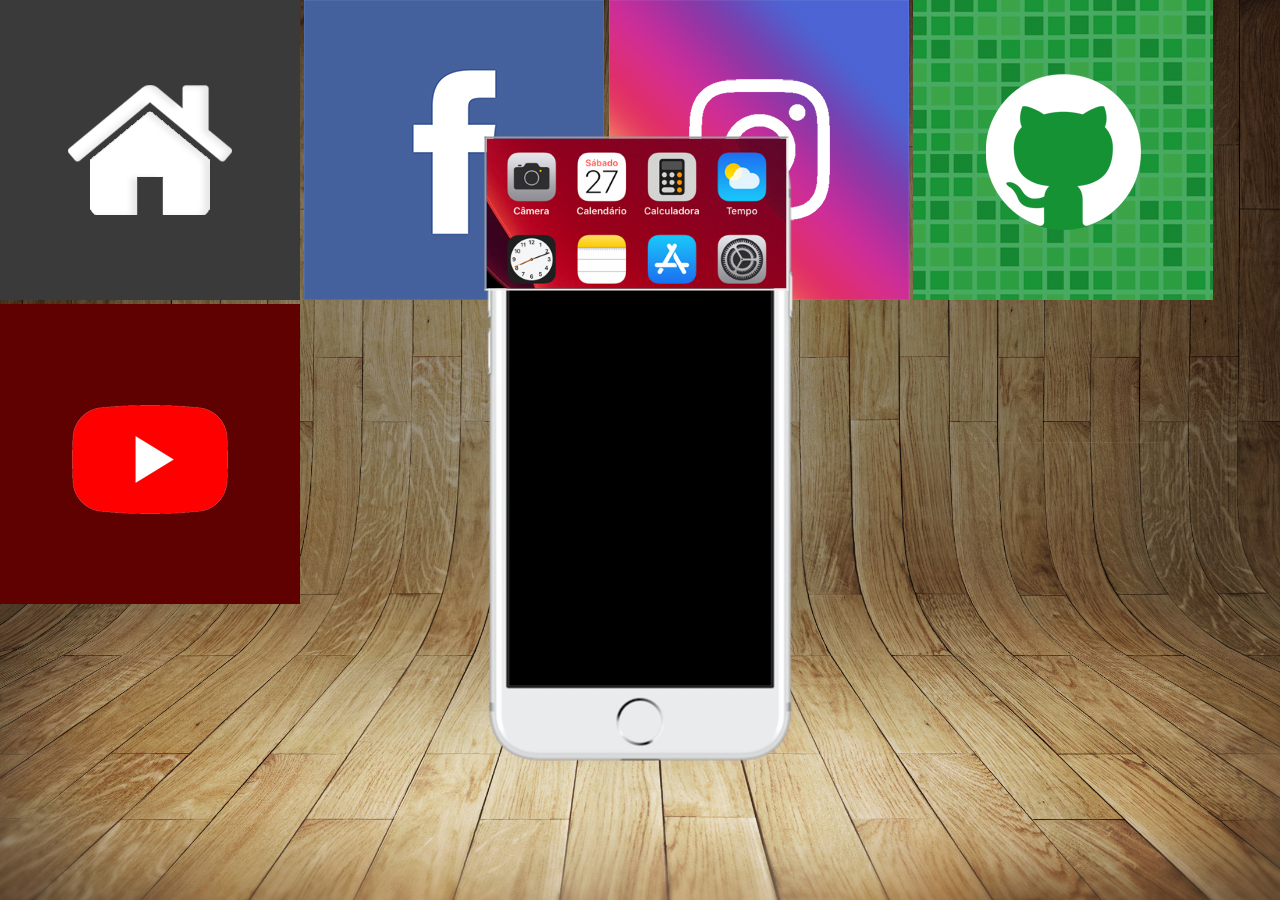
<file: index.html>
<!DOCTYPE html>
<html lang="pt-br">
<head>
    <meta charset="UTF-8">
    <meta name="viewport" content="width=device-width, initial-scale=1.0">
    <link rel="shortcut icon" href="favicon.ico" type="image/x-icon">
    <link rel="stylesheet" href="estilos/style.css">
    <title>Projeto-social</title>
</head>
<body>
    <main>
        <section id="telefone">
            <iframe src="home.html" name="tela" id="tela"></iframe>
        </section>
        <section id="redes-sociais">
            <a href="#" target="tela"><img src="imagens/logo-home.jpg" alt="Home"></a>
            <a href="#" target="tela"><img src="imagens/logo-facebook.jpg" alt="tela"></a>
            <a href="#" target="tela"><img src="imagens/logo-instagram.jpg" alt="tela"></a>
            <a href="#" target="tela"><img src="imagens/logo-github.jpg" alt="tela"></a>
            <a href="#" target="tela"><img src="imagens/logo-youtube.jpg" alt="tela"></a>
            <a href="#" target="tela"></a>
        </section>
    </main>
    
</body>
</html>
</file>
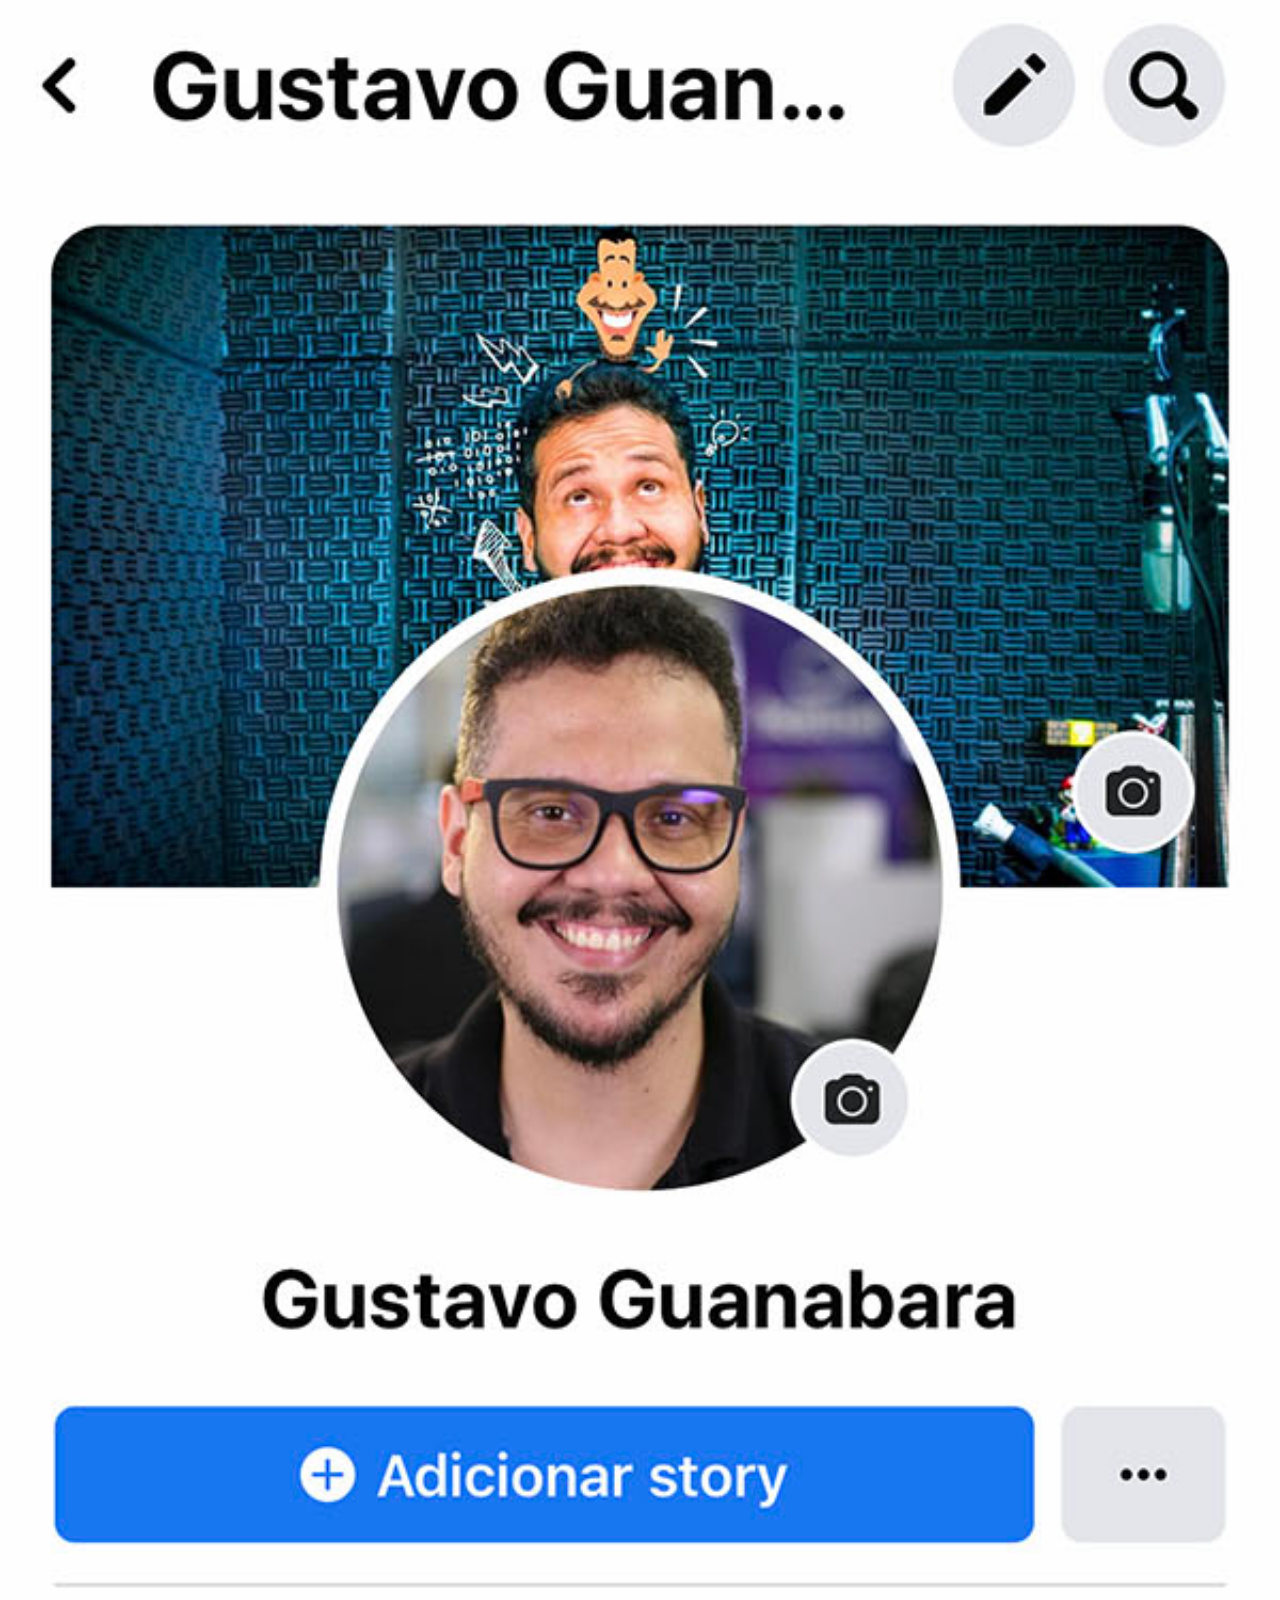
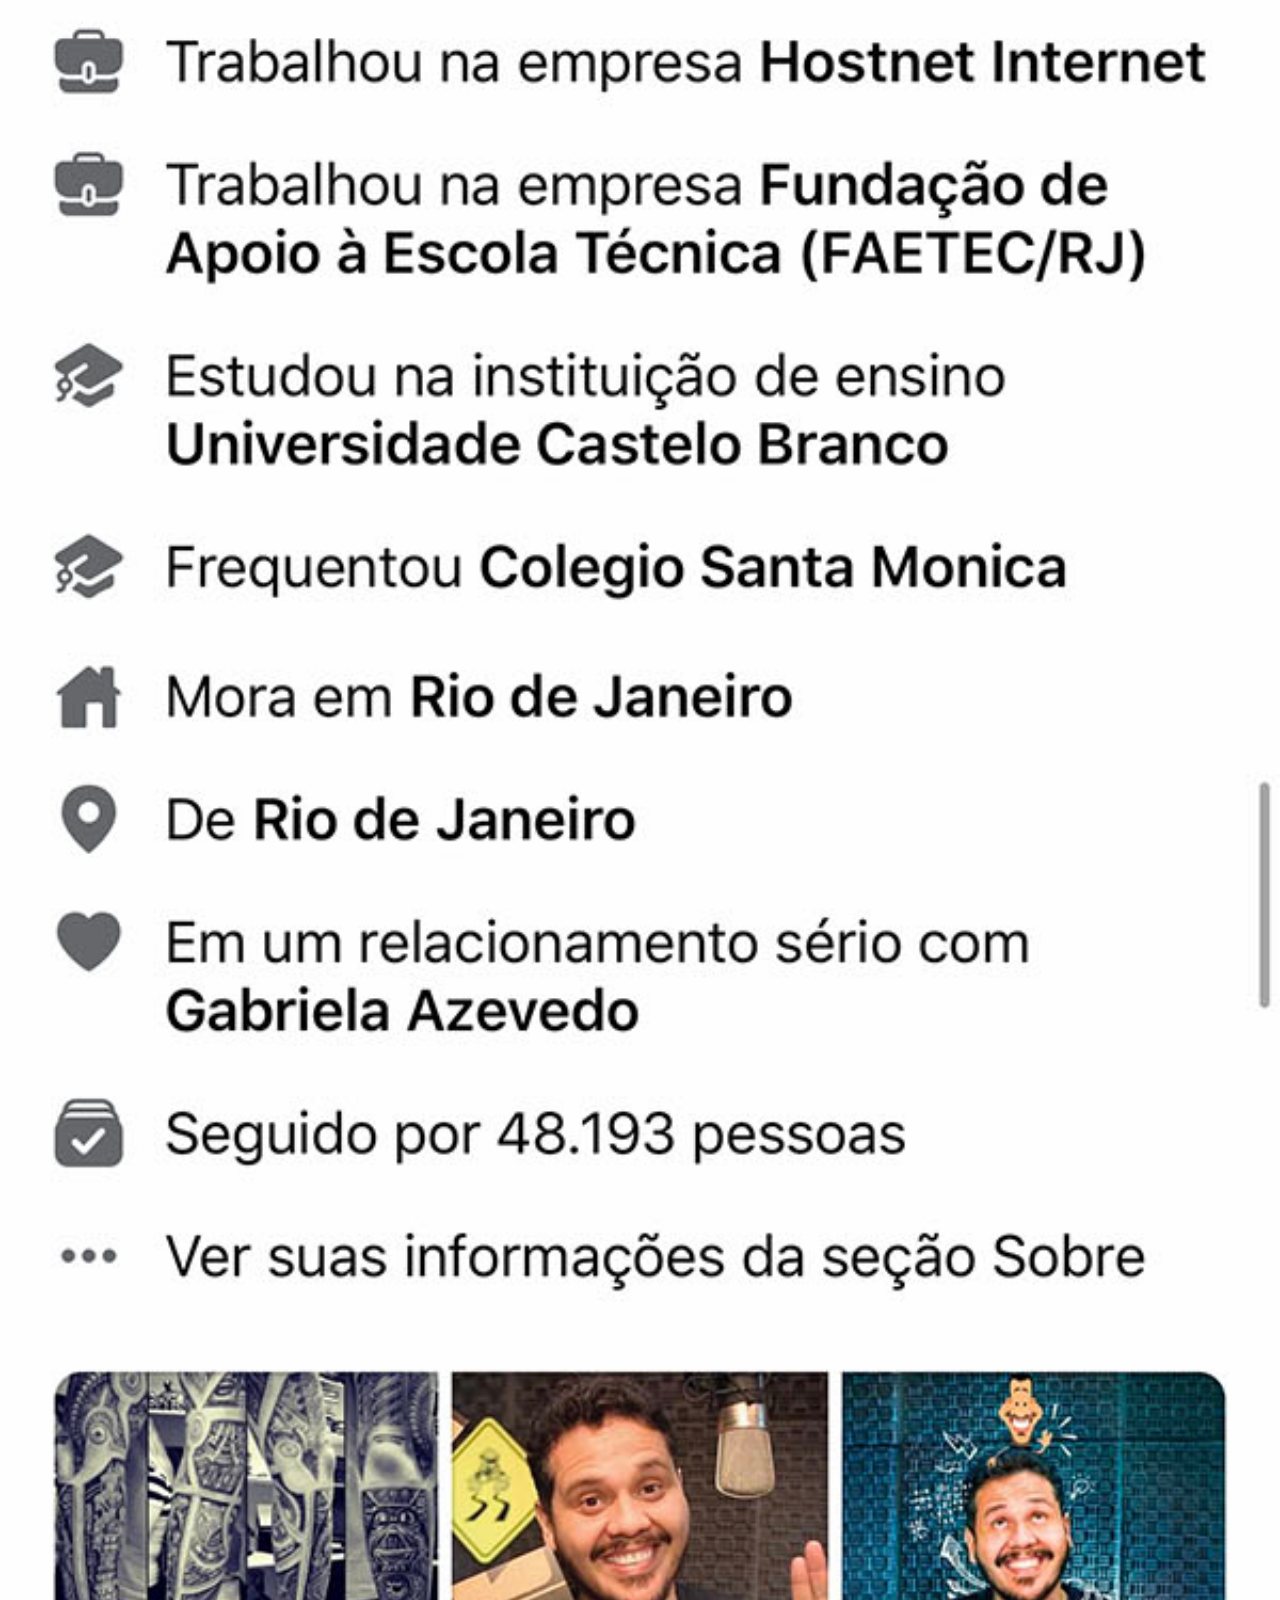
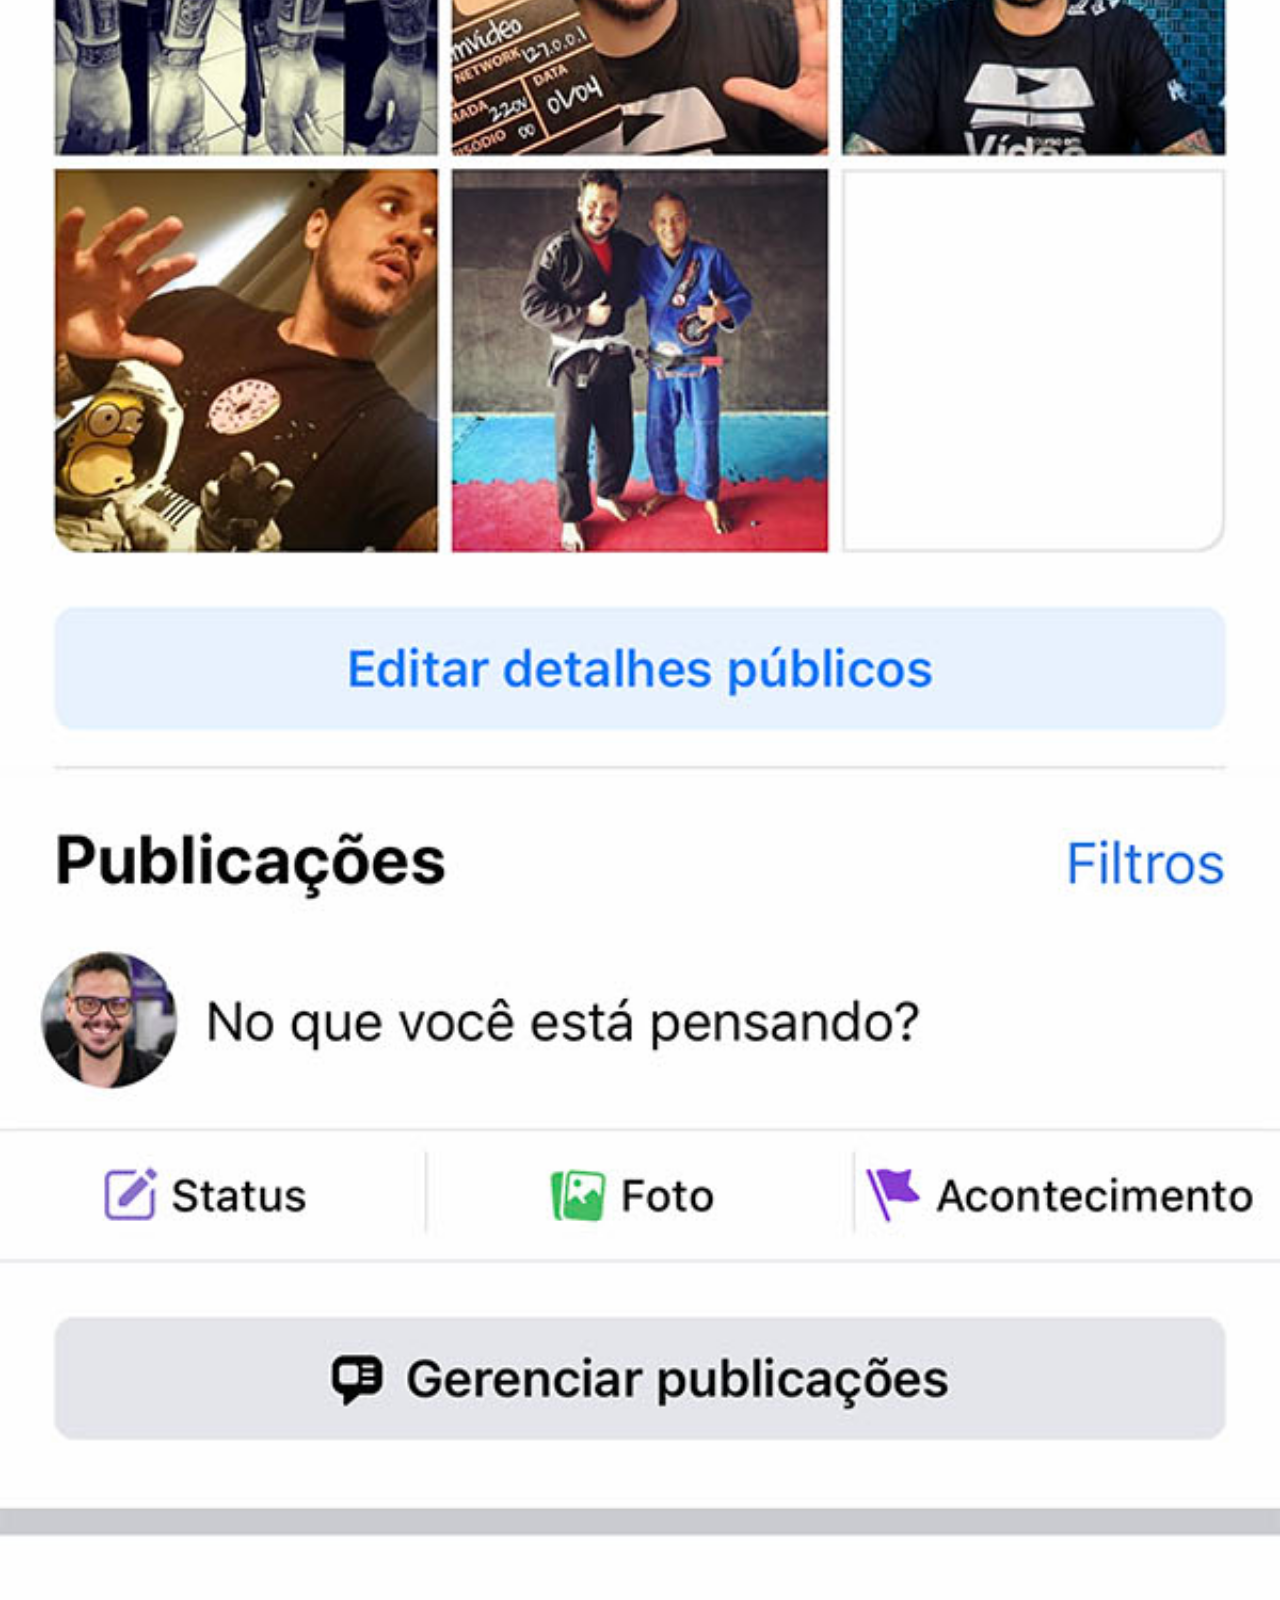
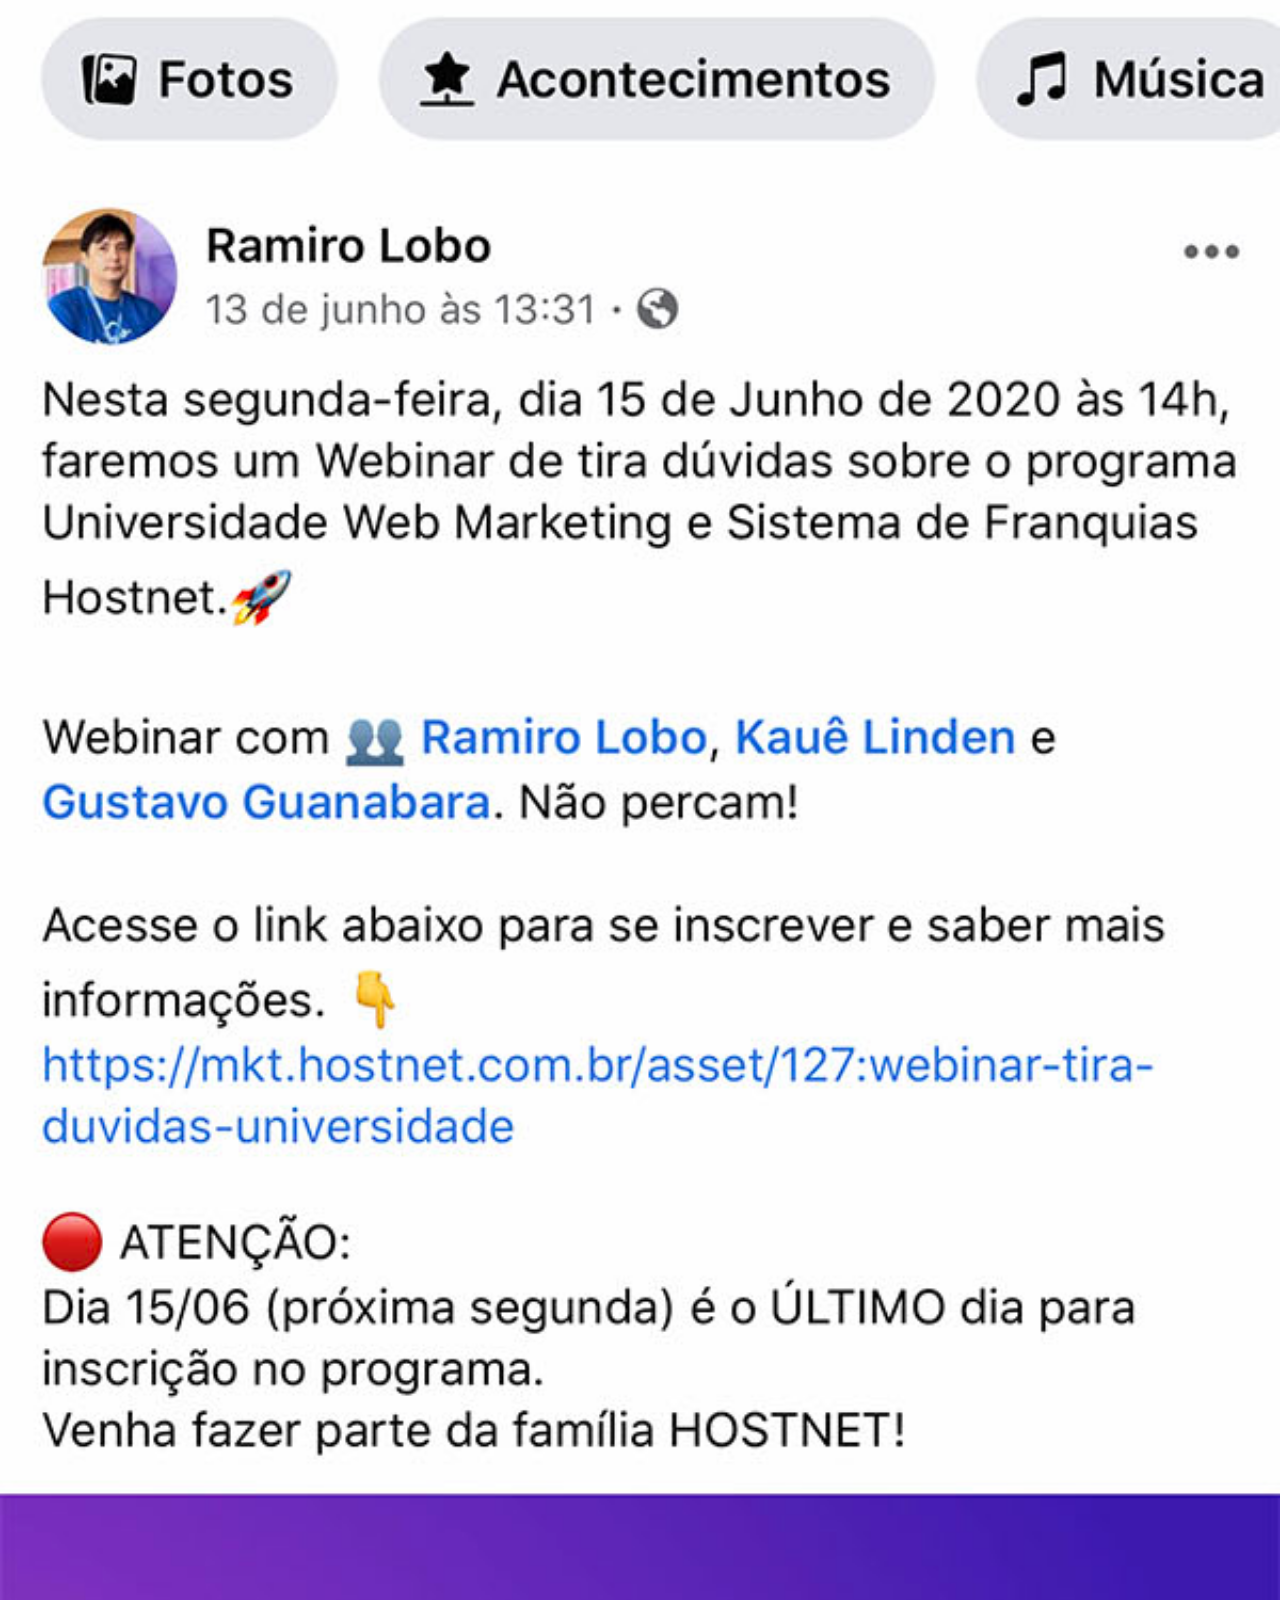
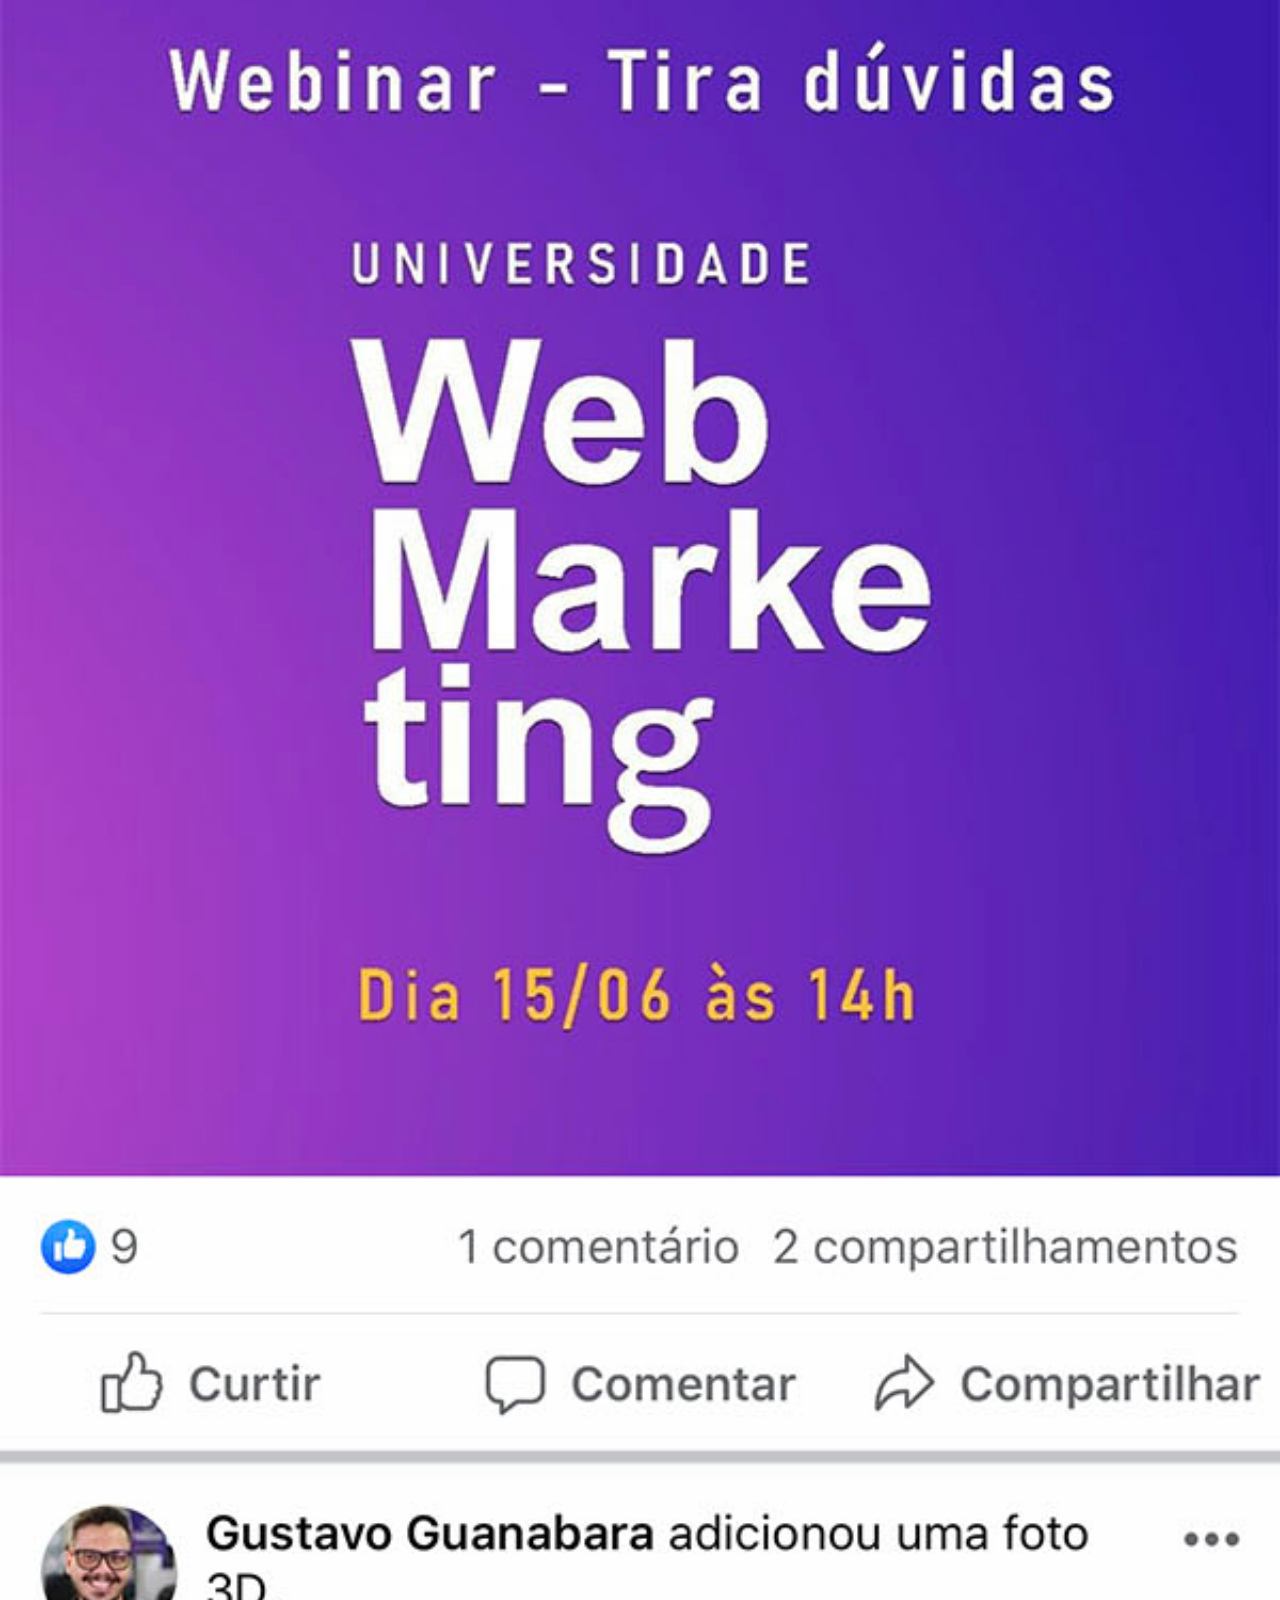
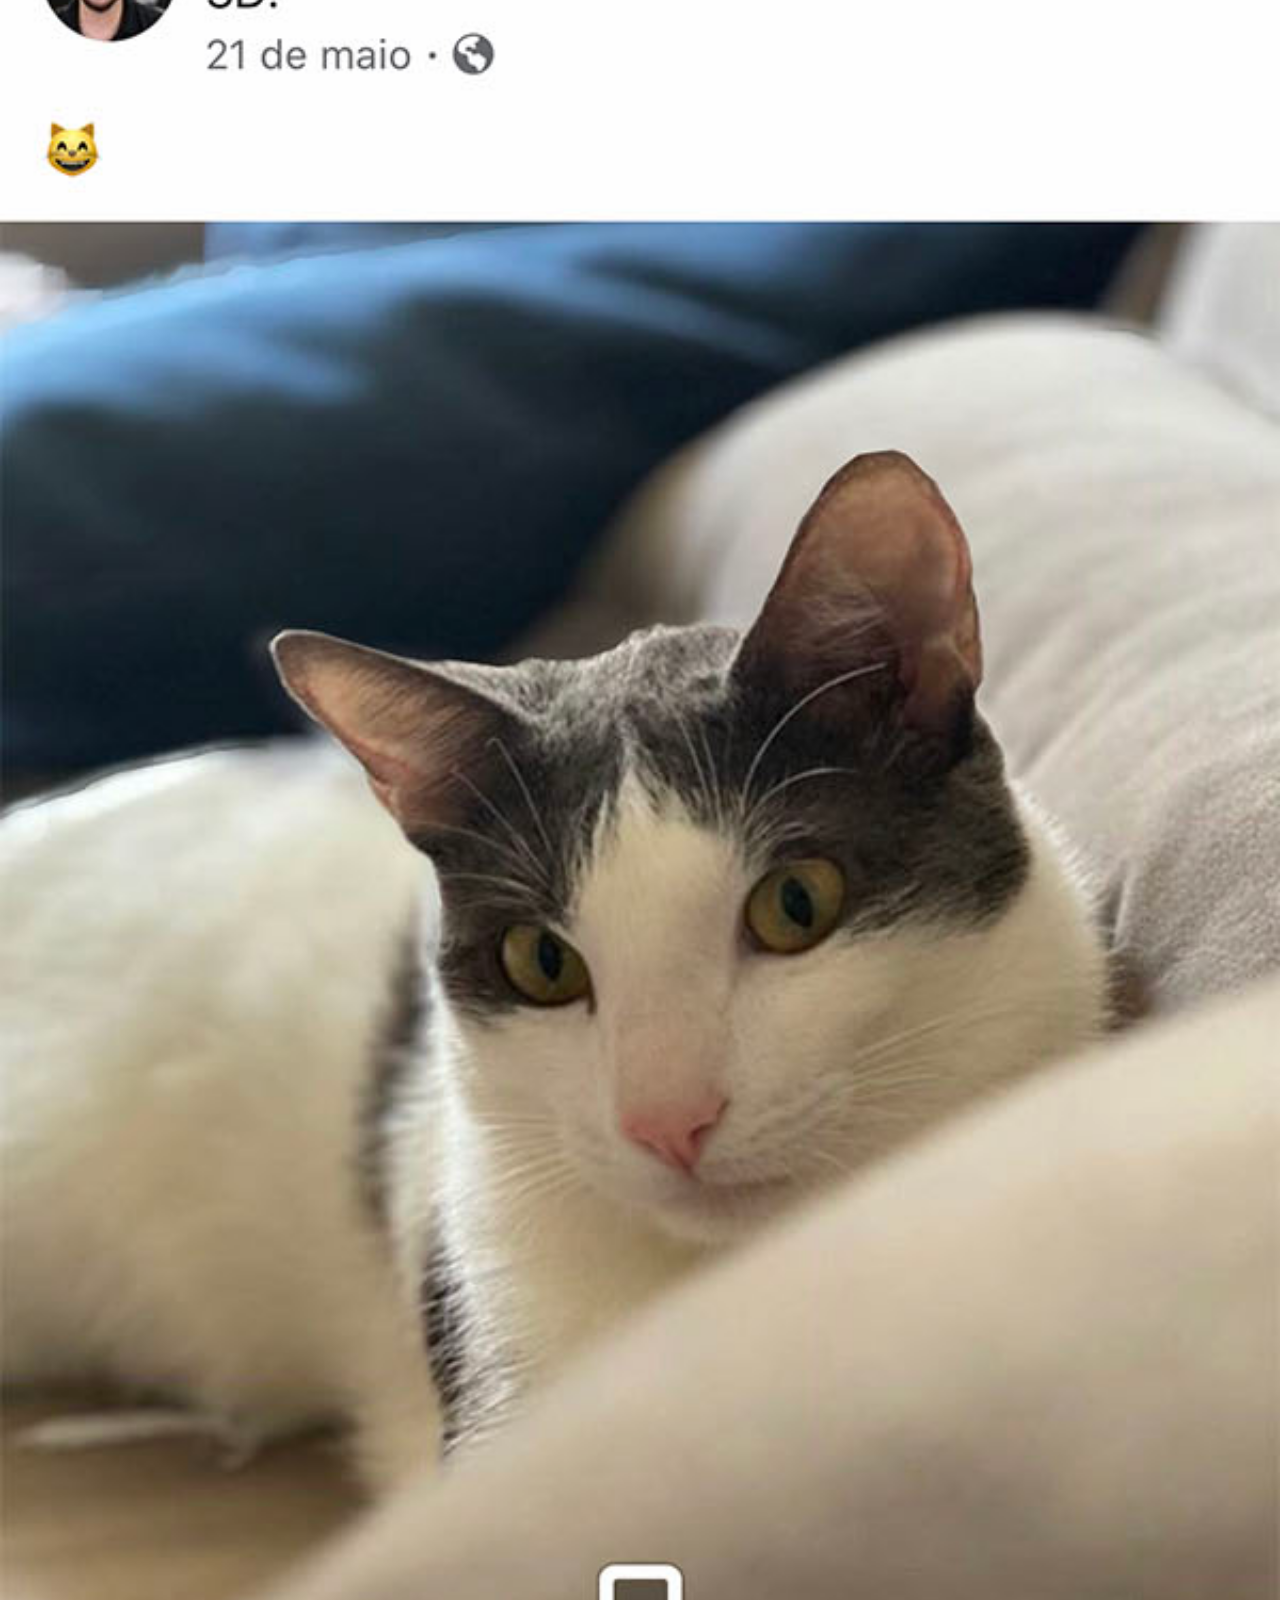
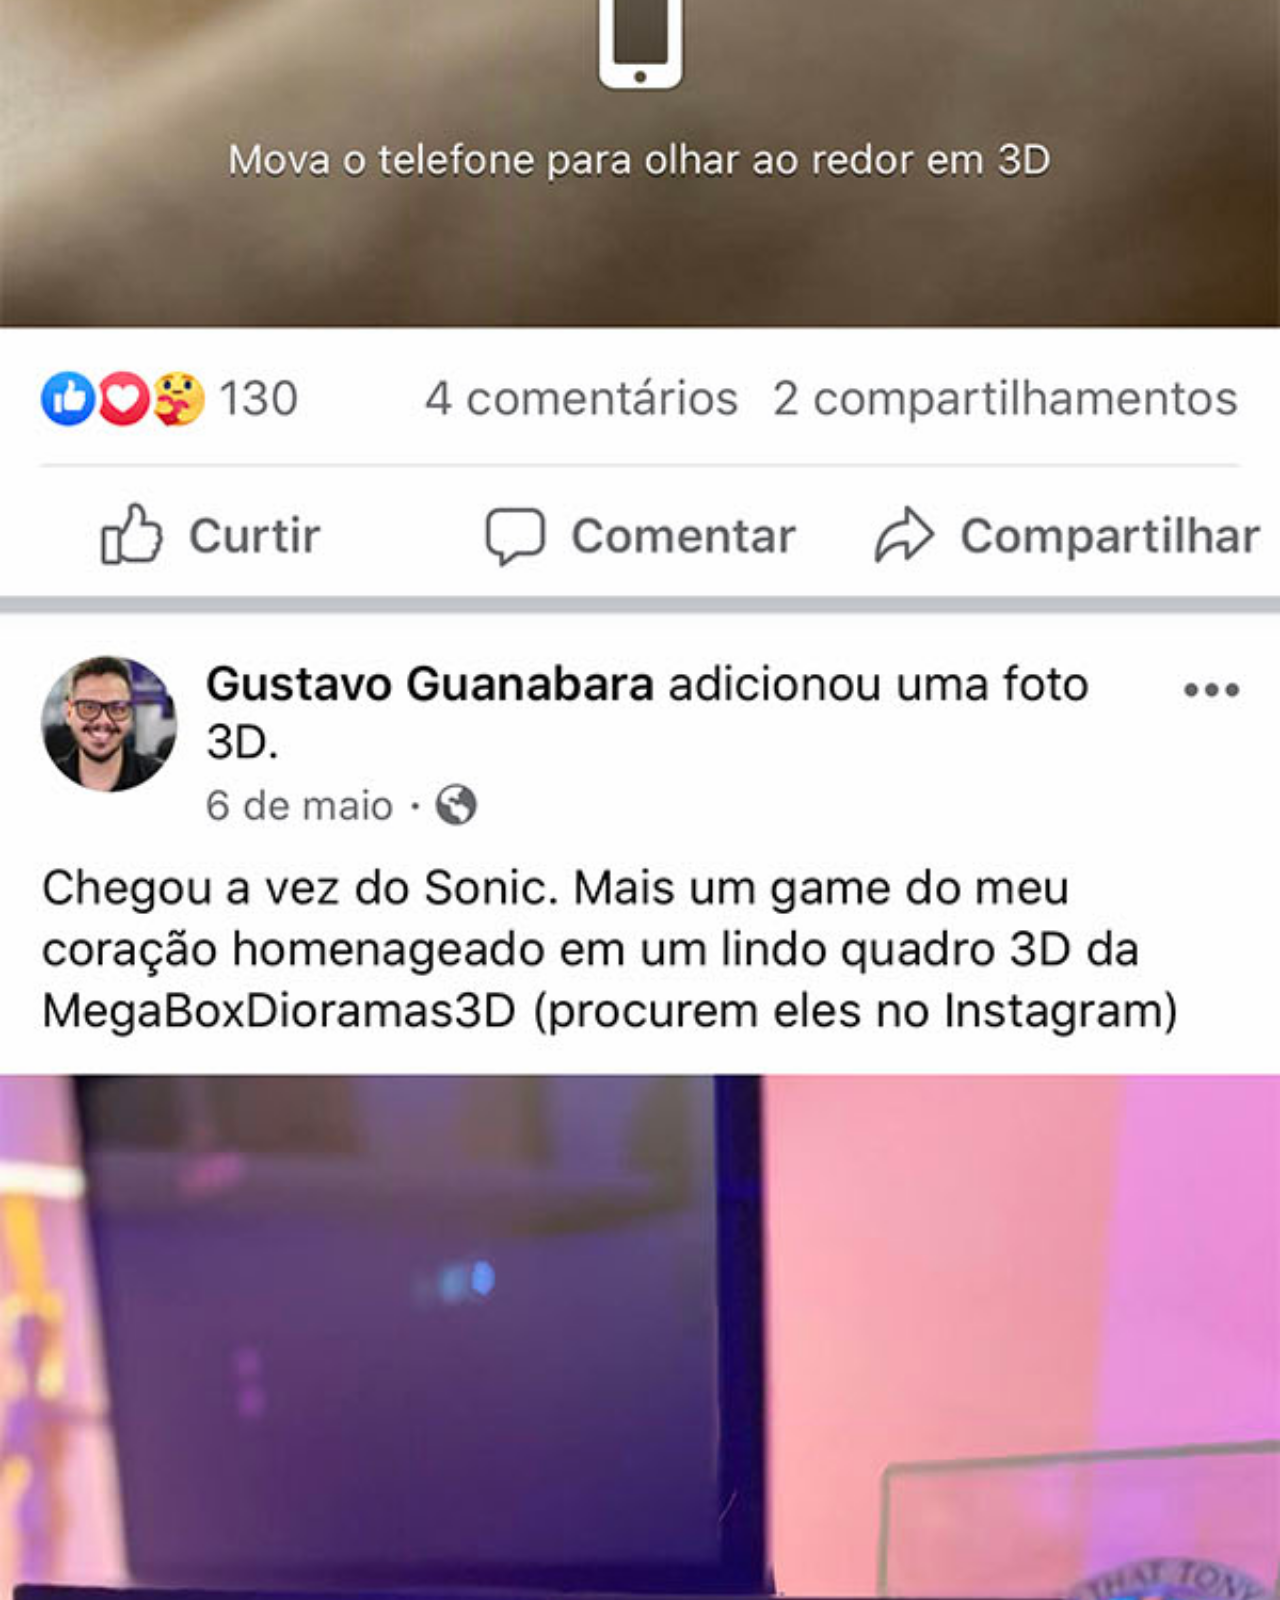
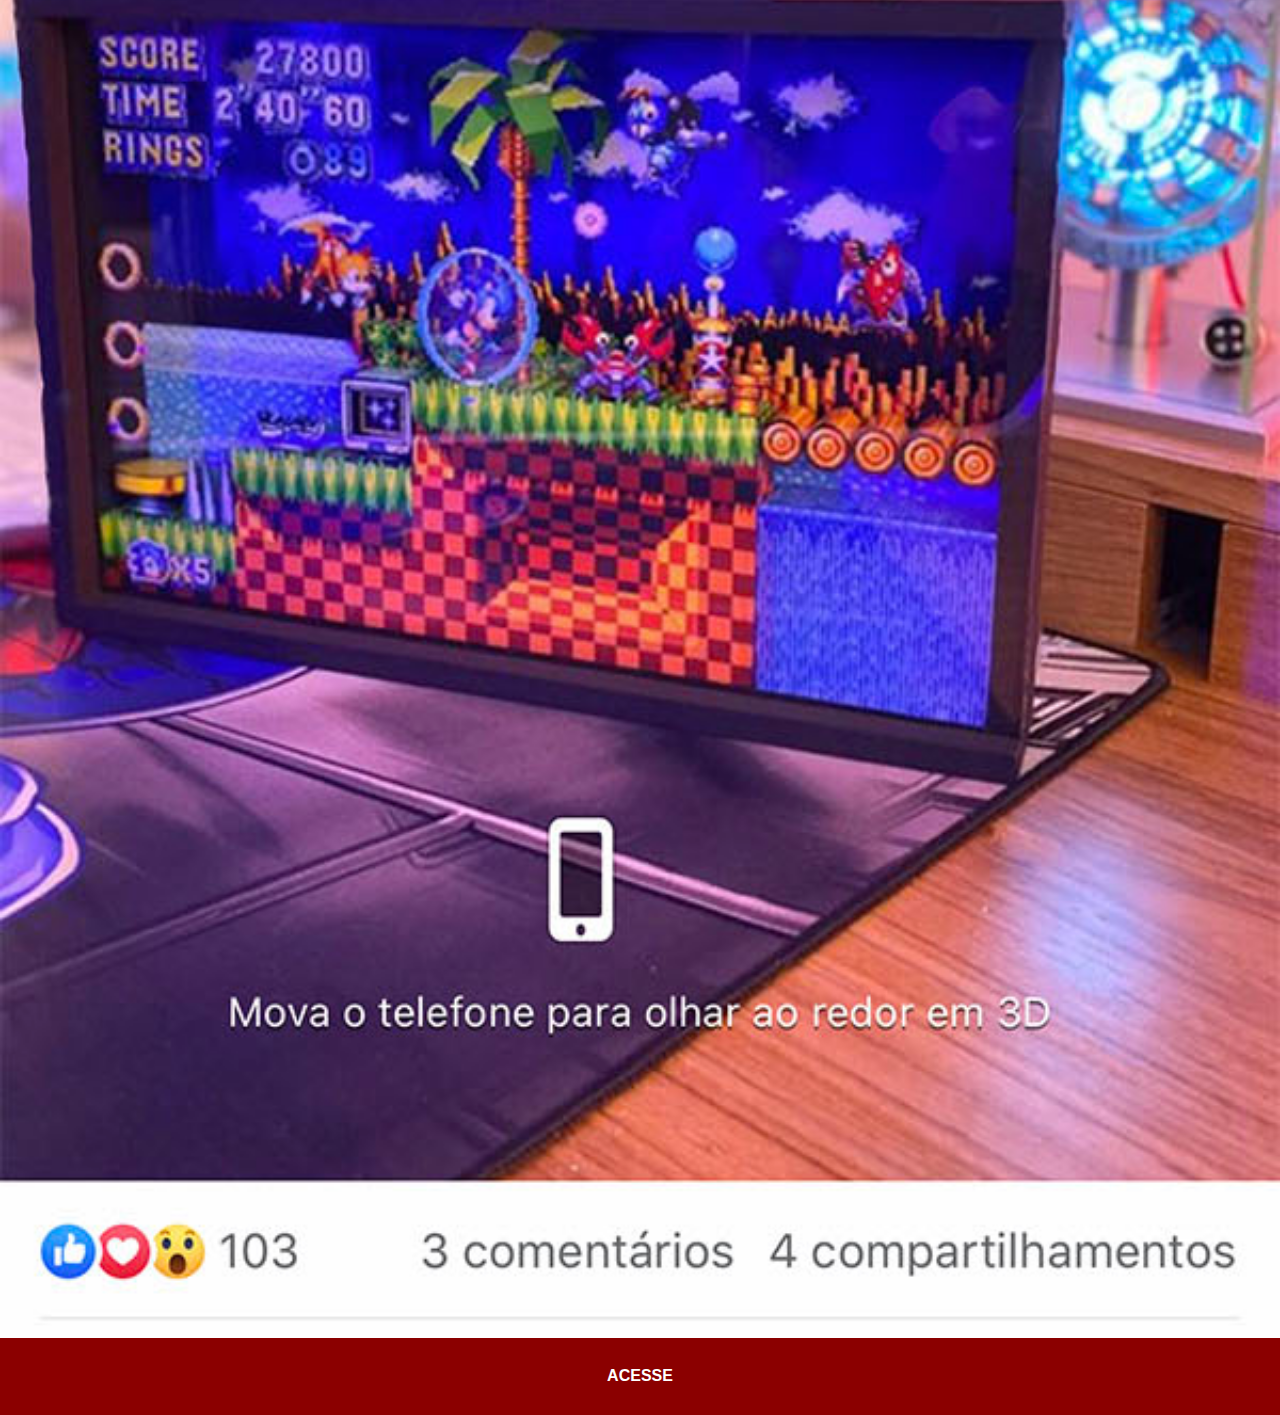
<file: facebook.html>
<!DOCTYPE html>
<html lang="pt-br">
<head>
    <meta charset="UTF-8">
    <meta name="viewport" content="width=device-width, initial-scale=1.0">
    <link rel="stylesheet" href="estilos/social.css">
    <title>Facebook</title>
</head>
<body>
    <img src="imagens/tela-facebook.jpg" alt="Facebook">
    <a href="https://www.facebook.com/julianoberdet" target="_blank">ACESSE</a>
</body>
</html>
</file>
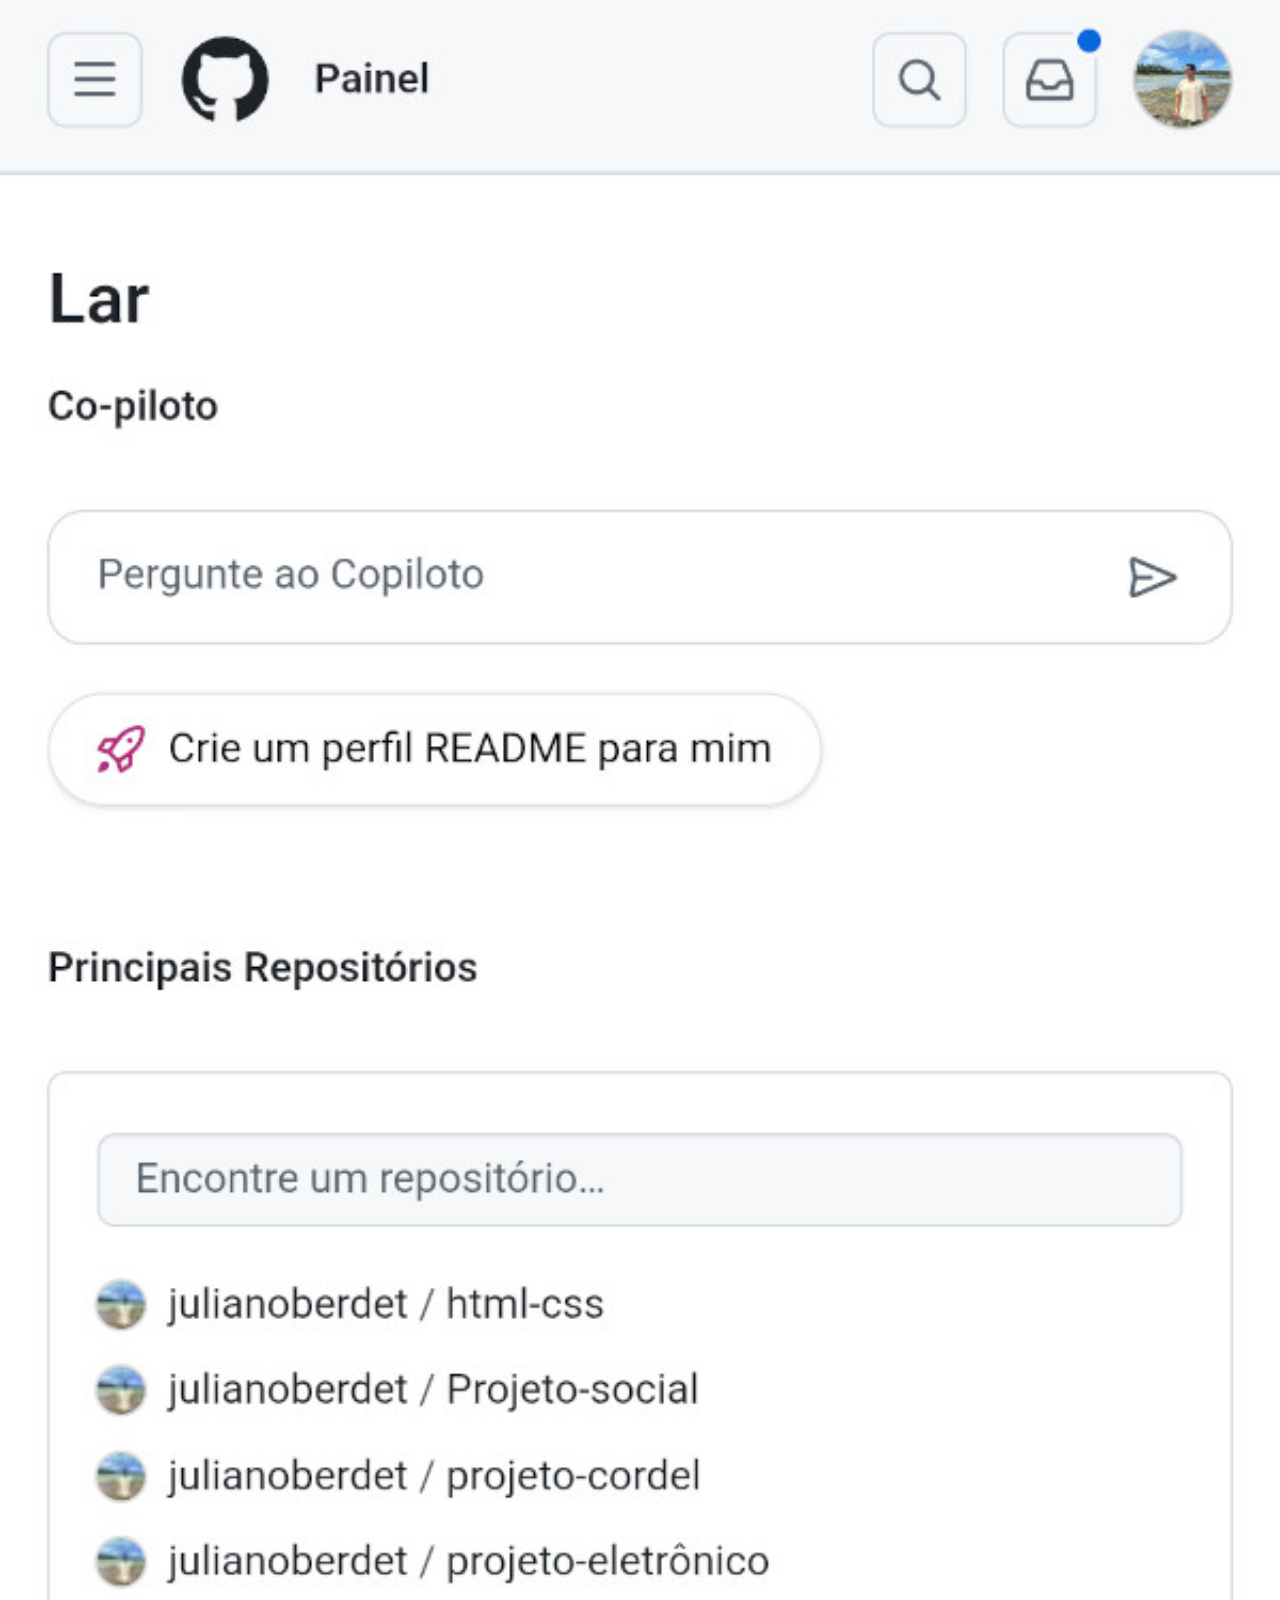
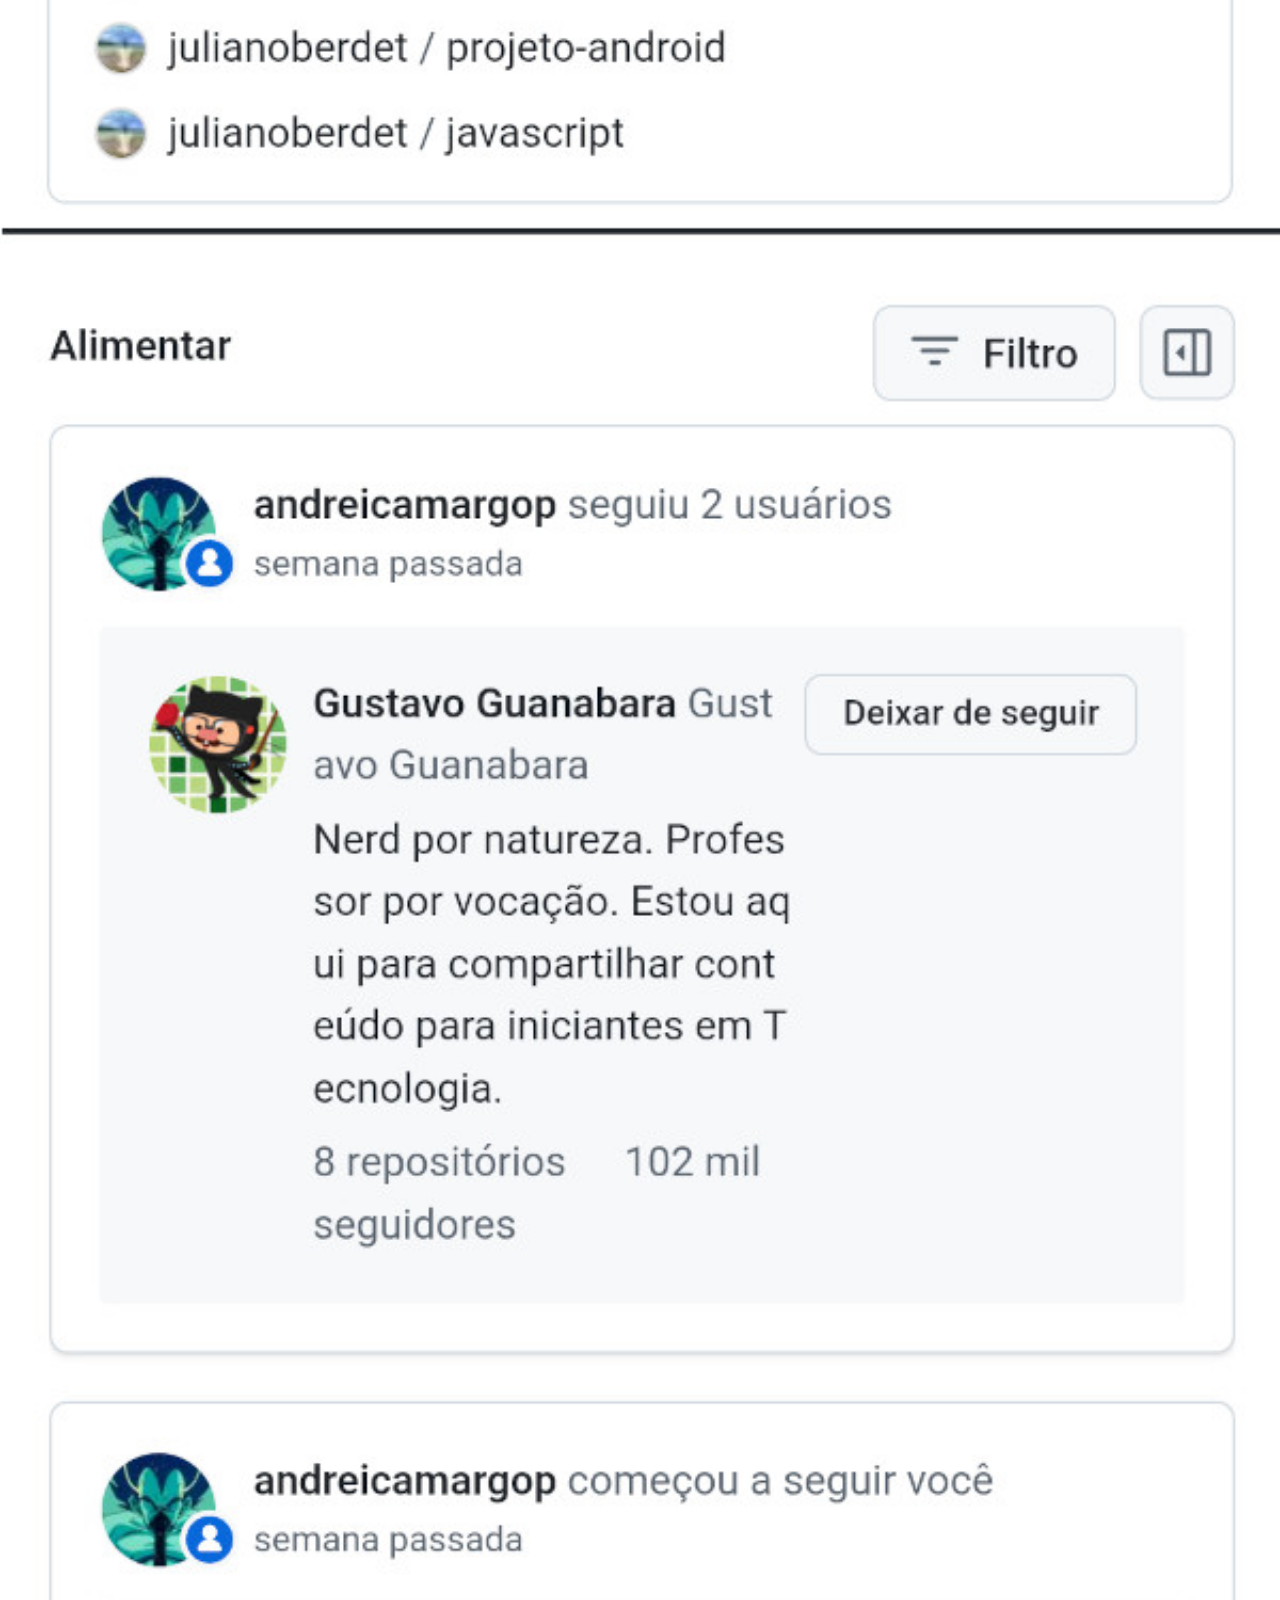
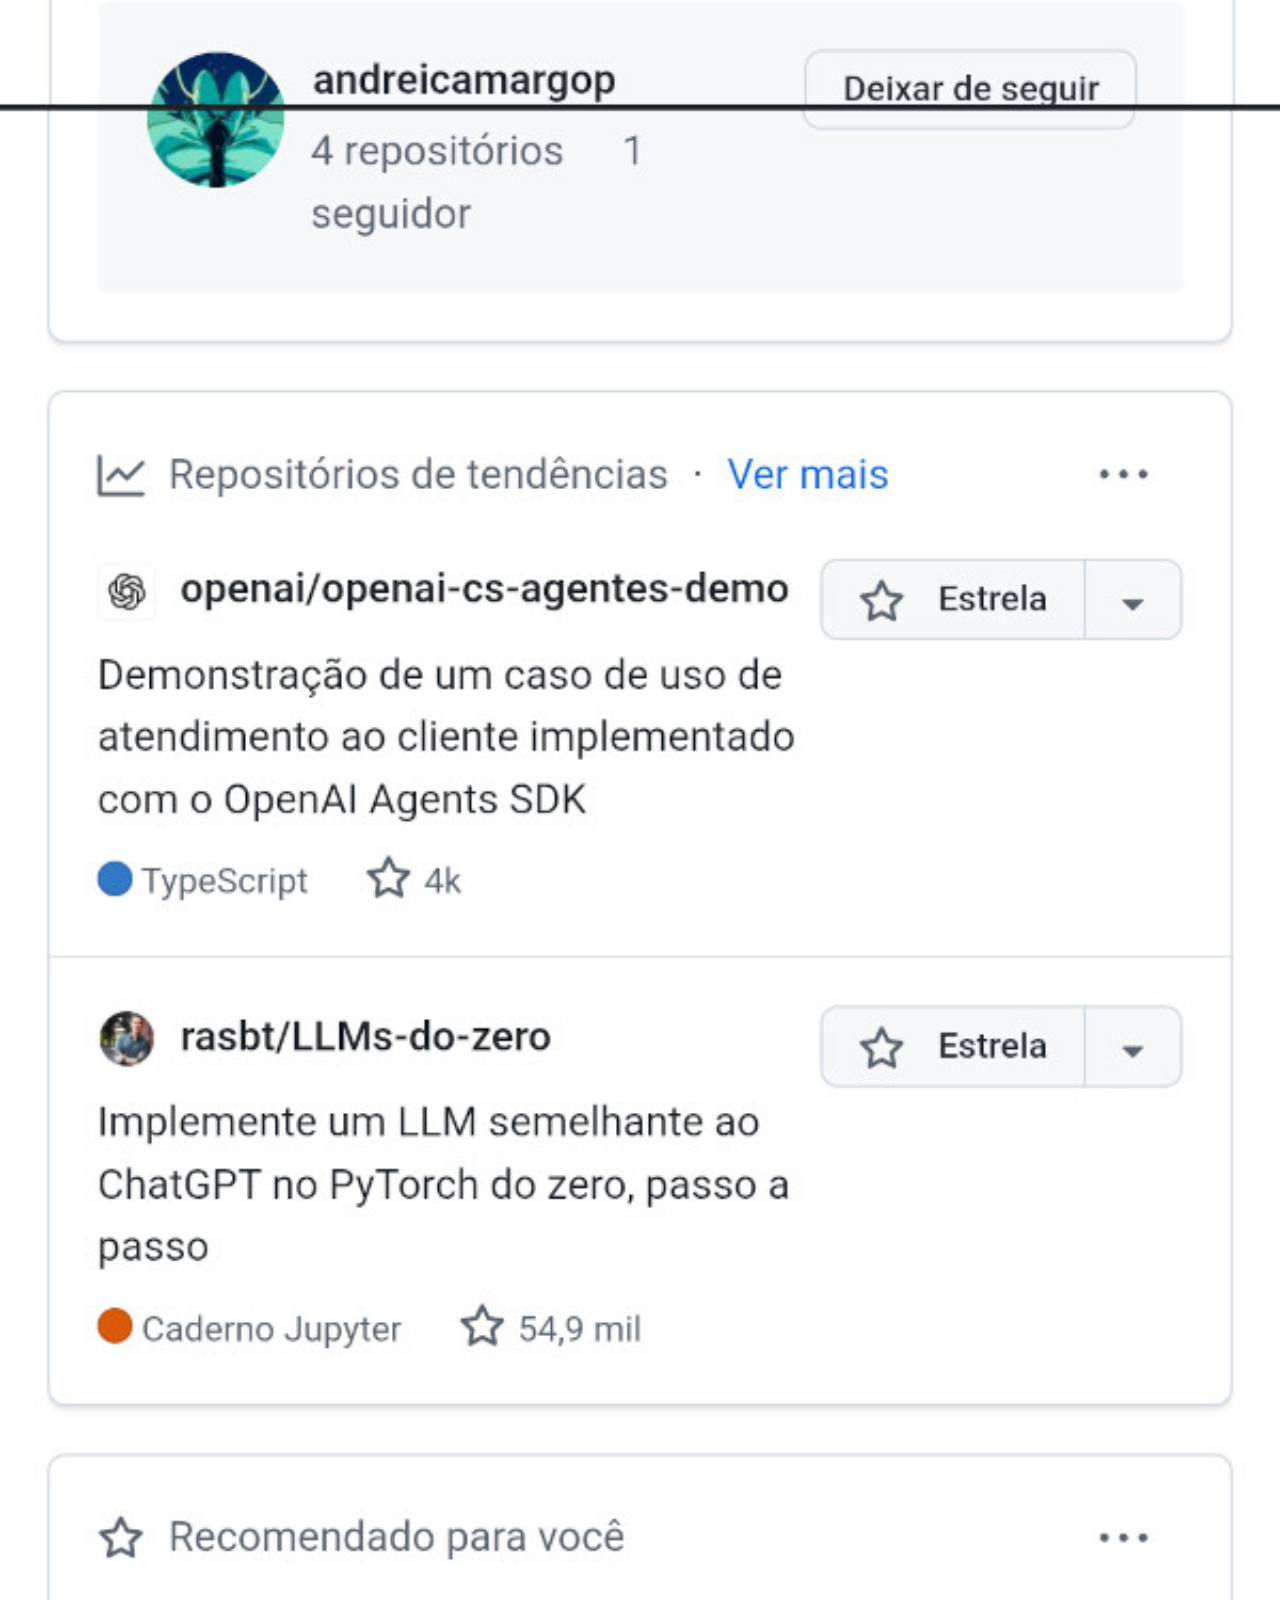
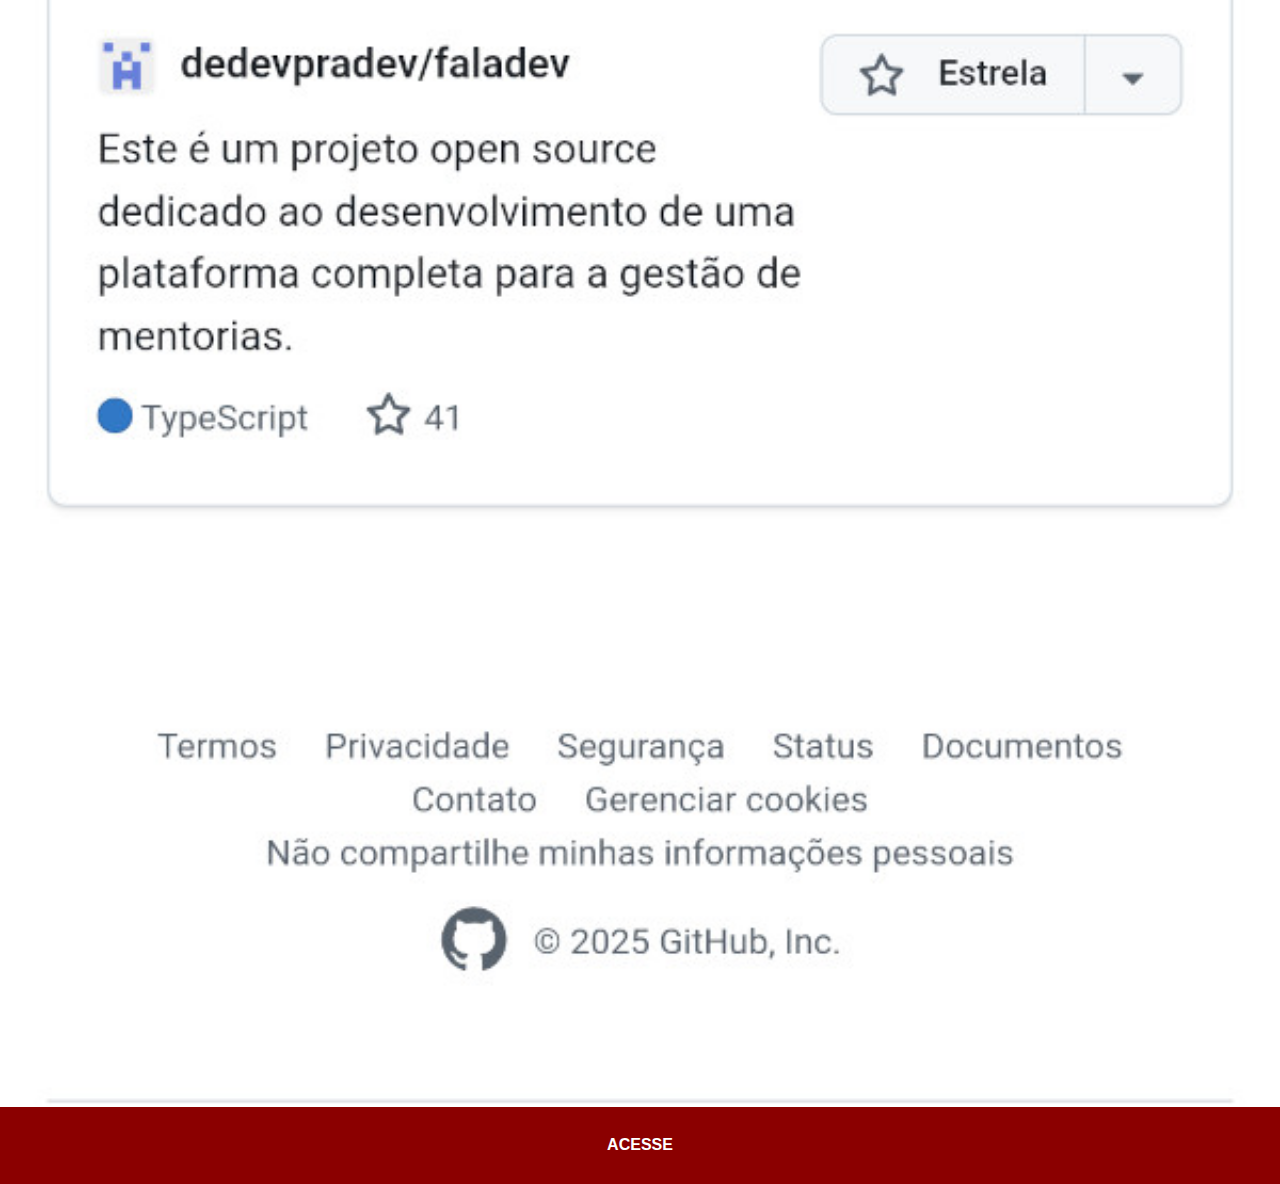
<file: github.html>
<!DOCTYPE html>
<html lang="pt-br">
<head>
    <meta charset="UTF-8">
    <meta name="viewport" content="width=device-width, initial-scale=1.0">
    <title>Github</title>
    <link rel="stylesheet" href="estilos/social.css">
</head>
<body>
    <img src="imagens/tela-github.jpg" alt="Github">
    <a href="https://github.com/julianoberdet" target="_blank">ACESSE</a>
</body>
</html>
</file>
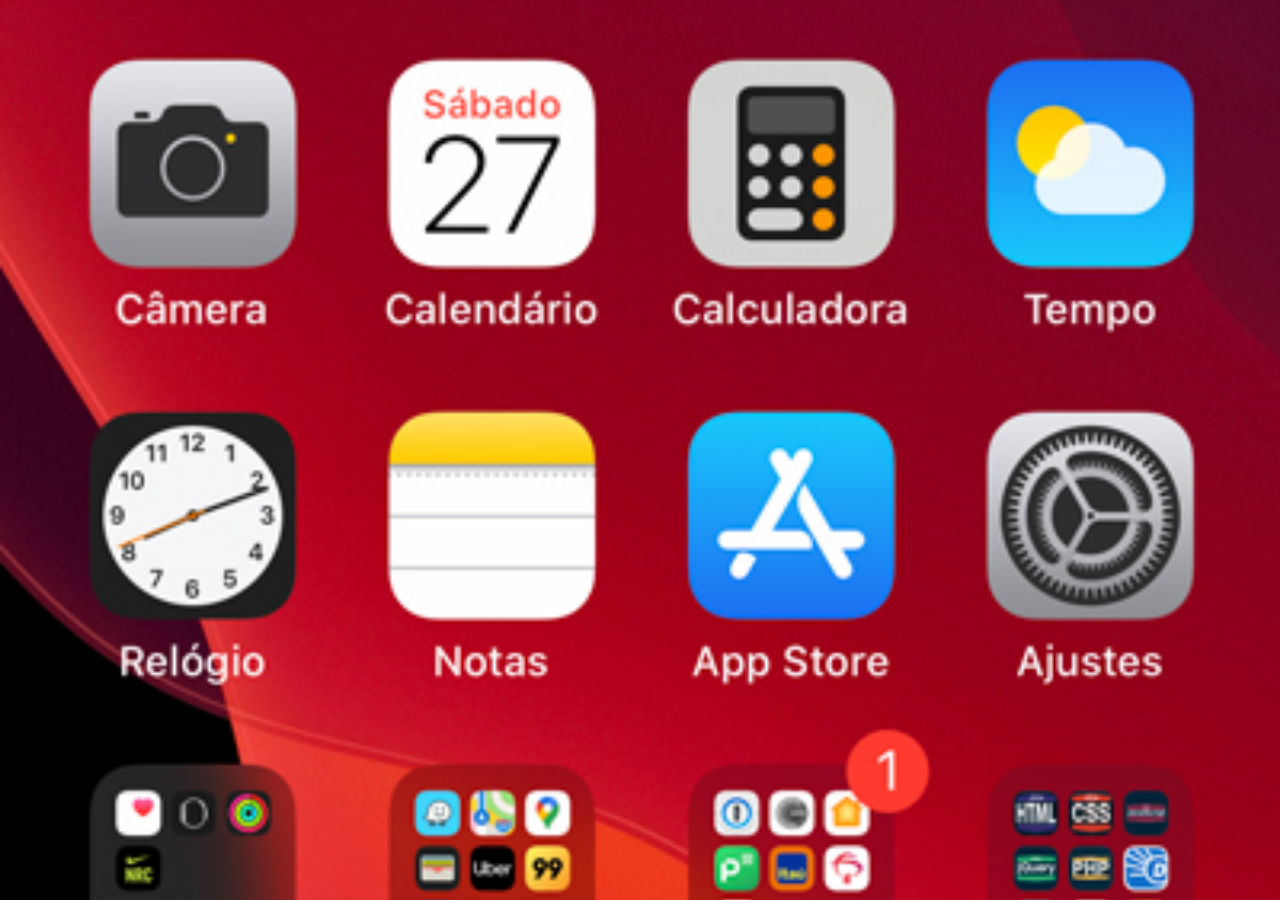
<file: home.html>
<!DOCTYPE html>
<html lang="en">
<head>
    <meta charset="UTF-8">
    <meta name="viewport" content="width=device-width, initial-scale=1.0">
    <title>Document</title>
    <style>
        *{
            margin: 0px;
            padding: 0px;
        }
        body{ 
            height: 100vh;
            width: 100vw;
            background: url('imagens/tela-home.jpg') no-repeat top center;
            background-size: cover;
        }
    </style>
</head>
<body>
    
</body>
</html>
</file>
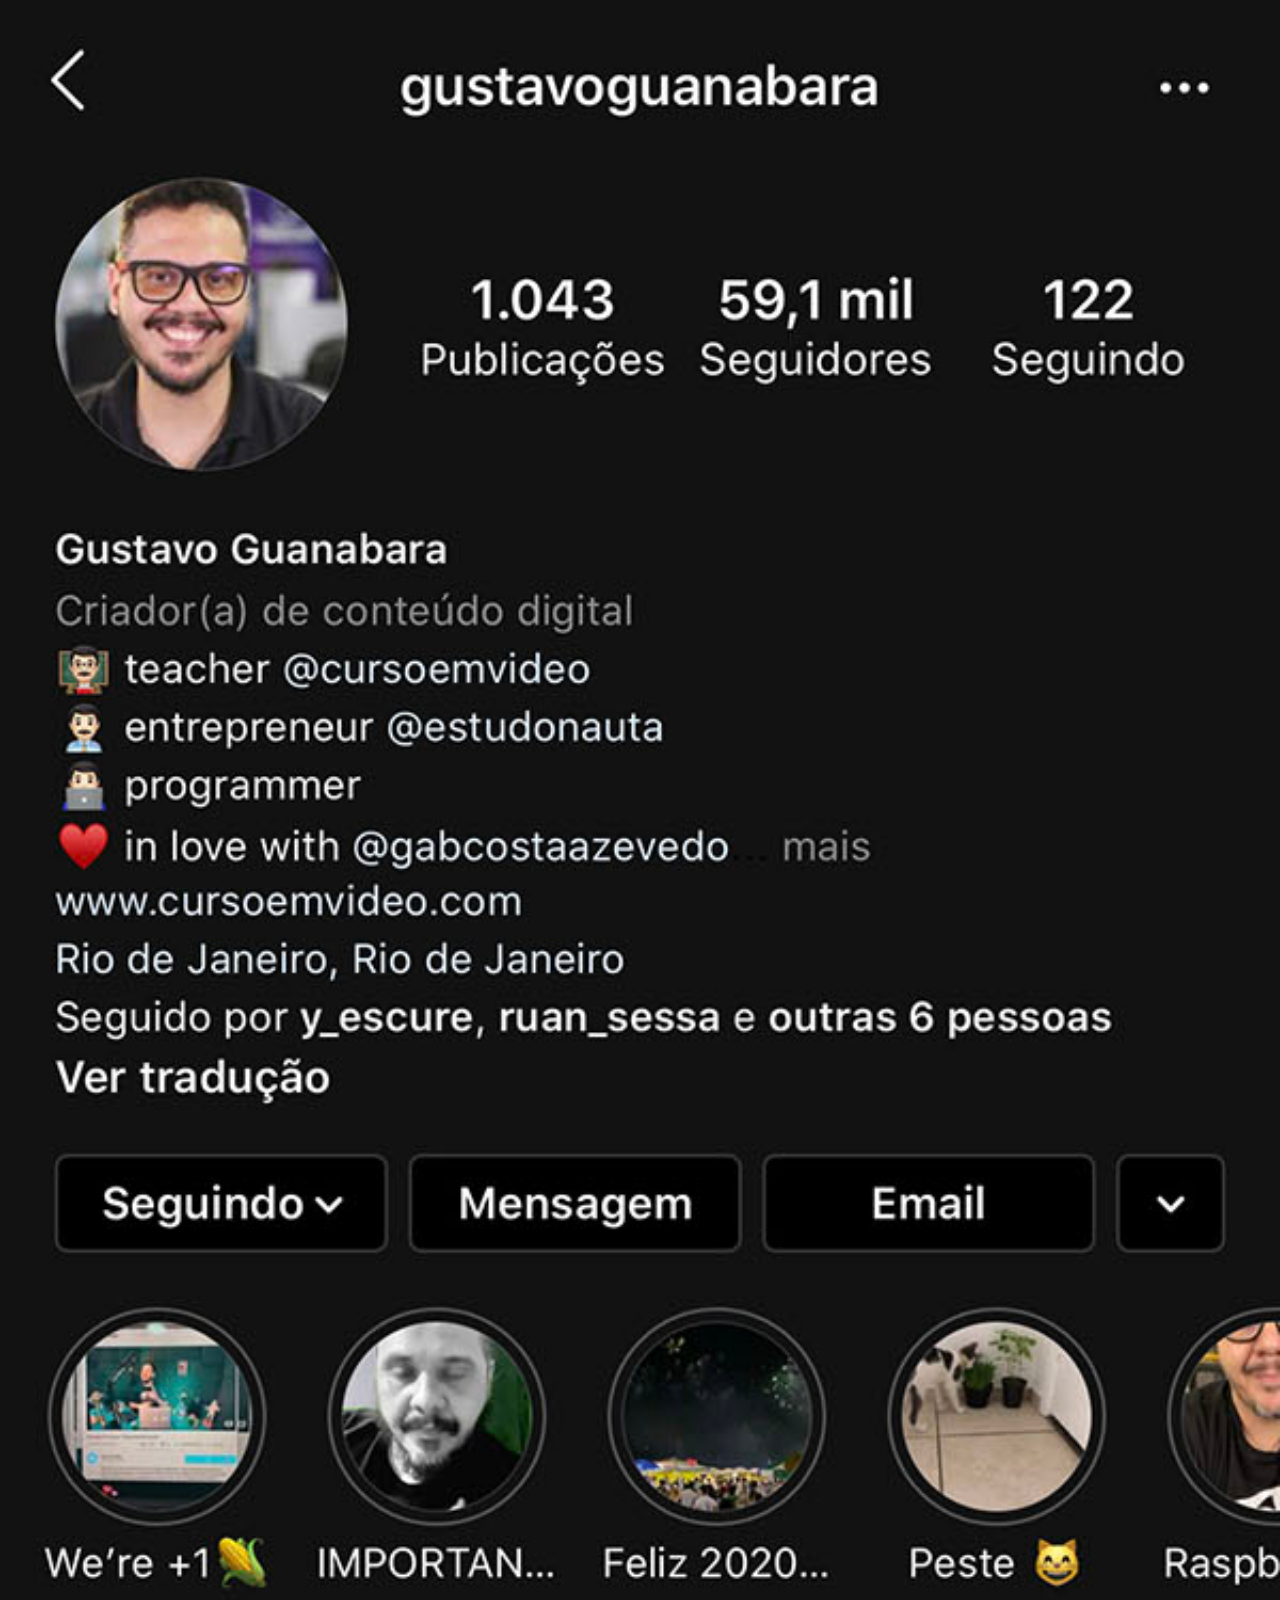
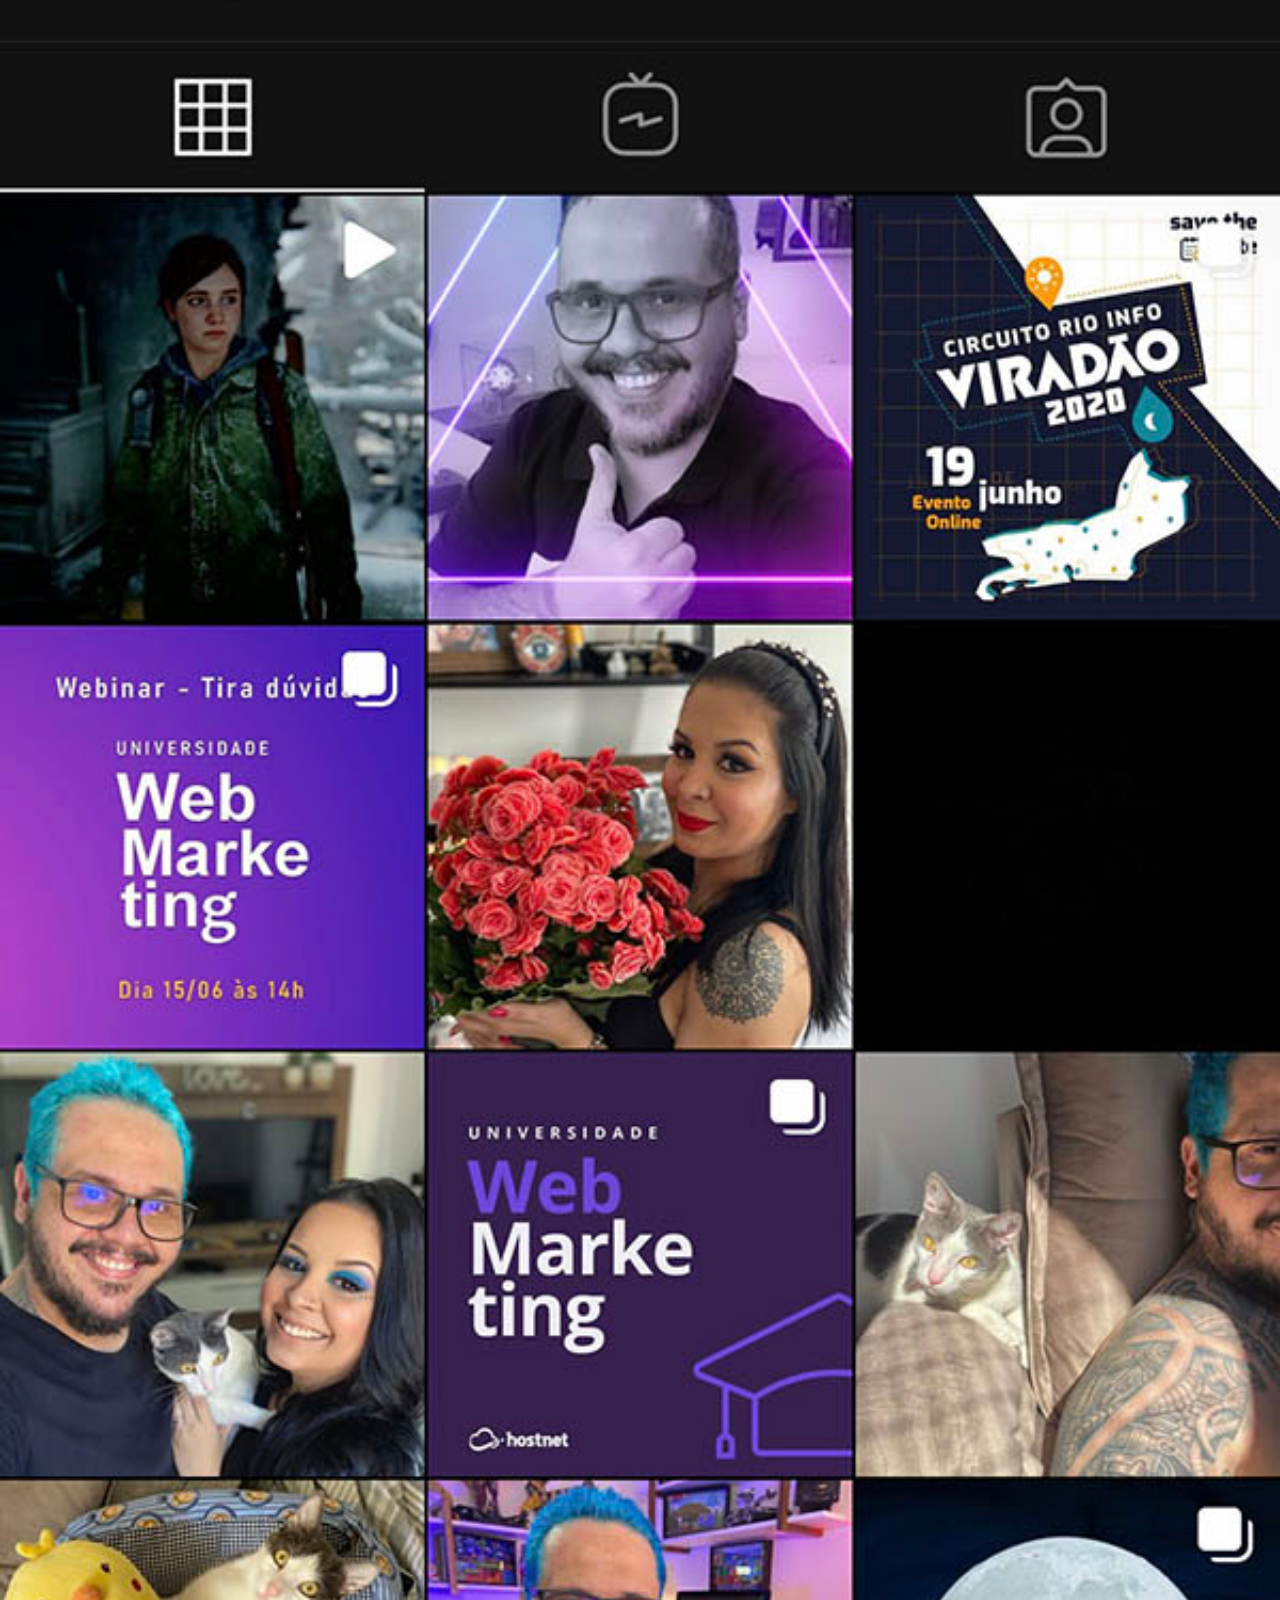
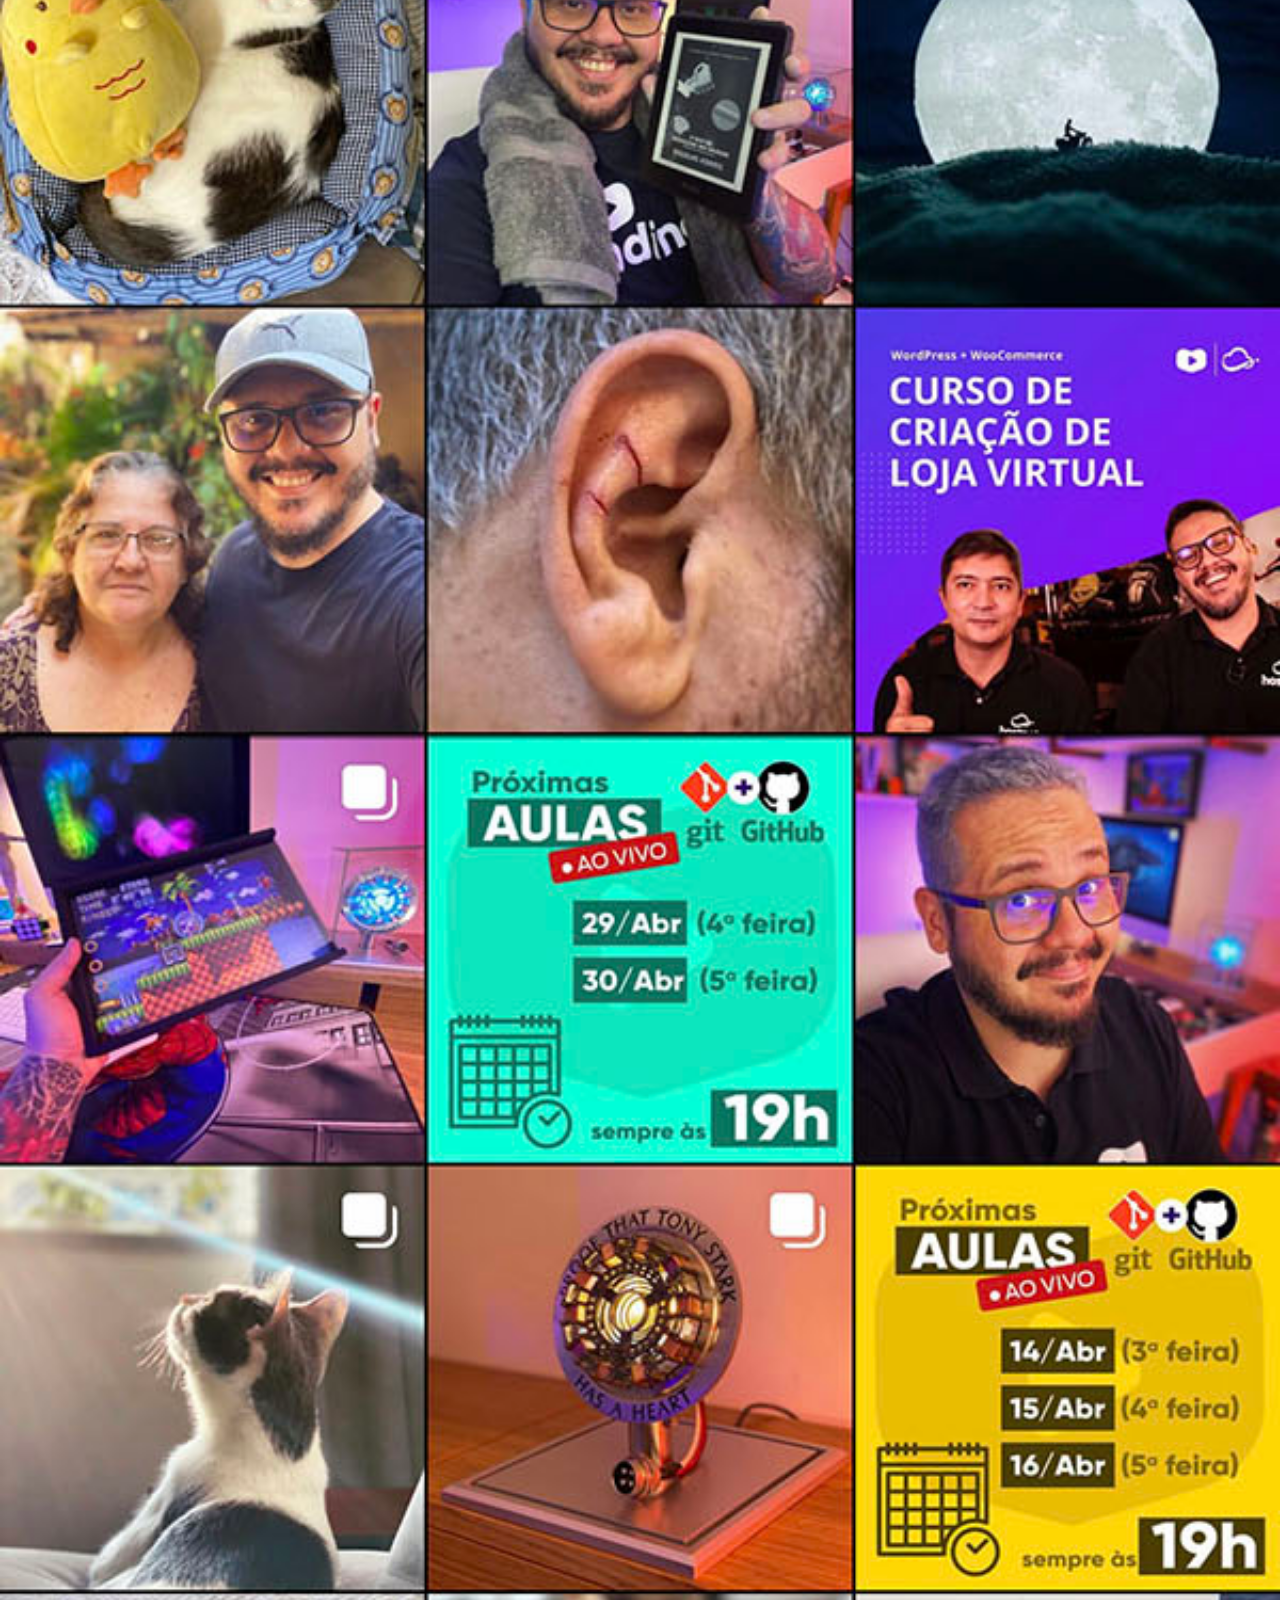
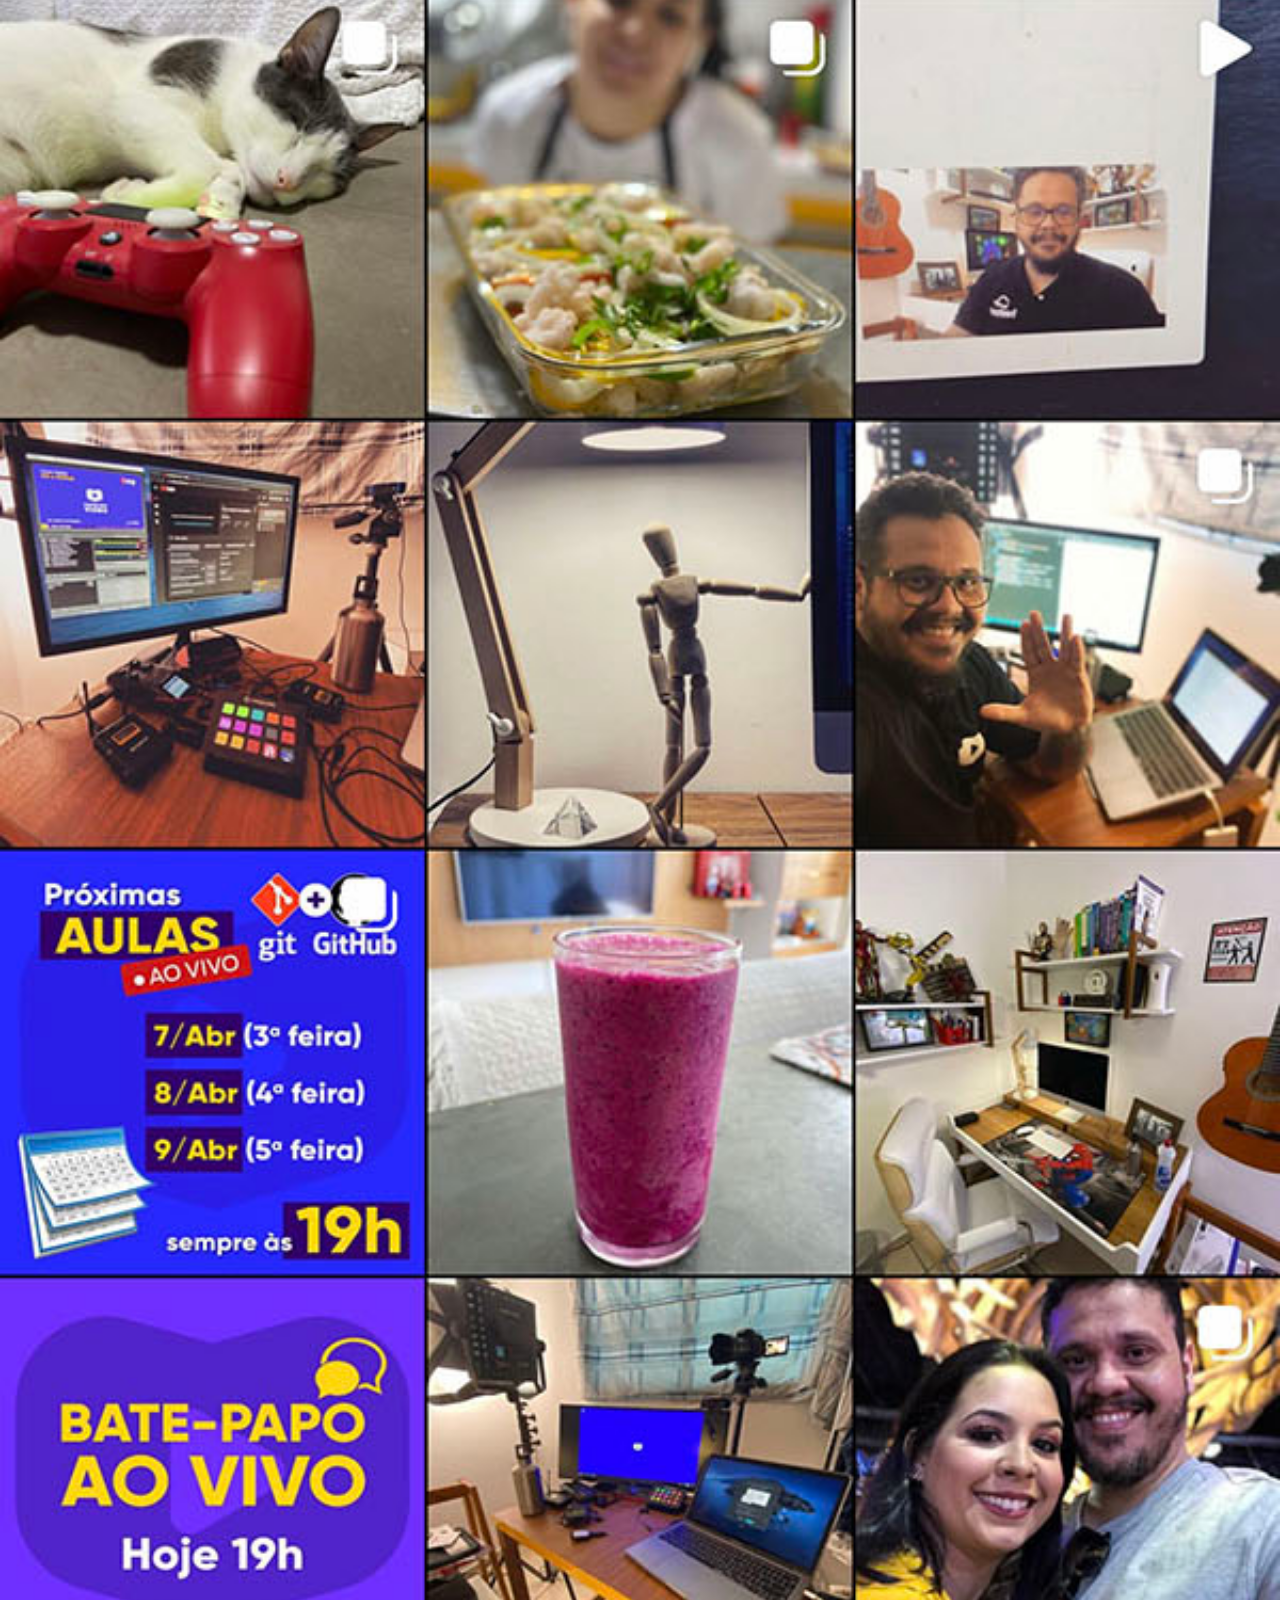
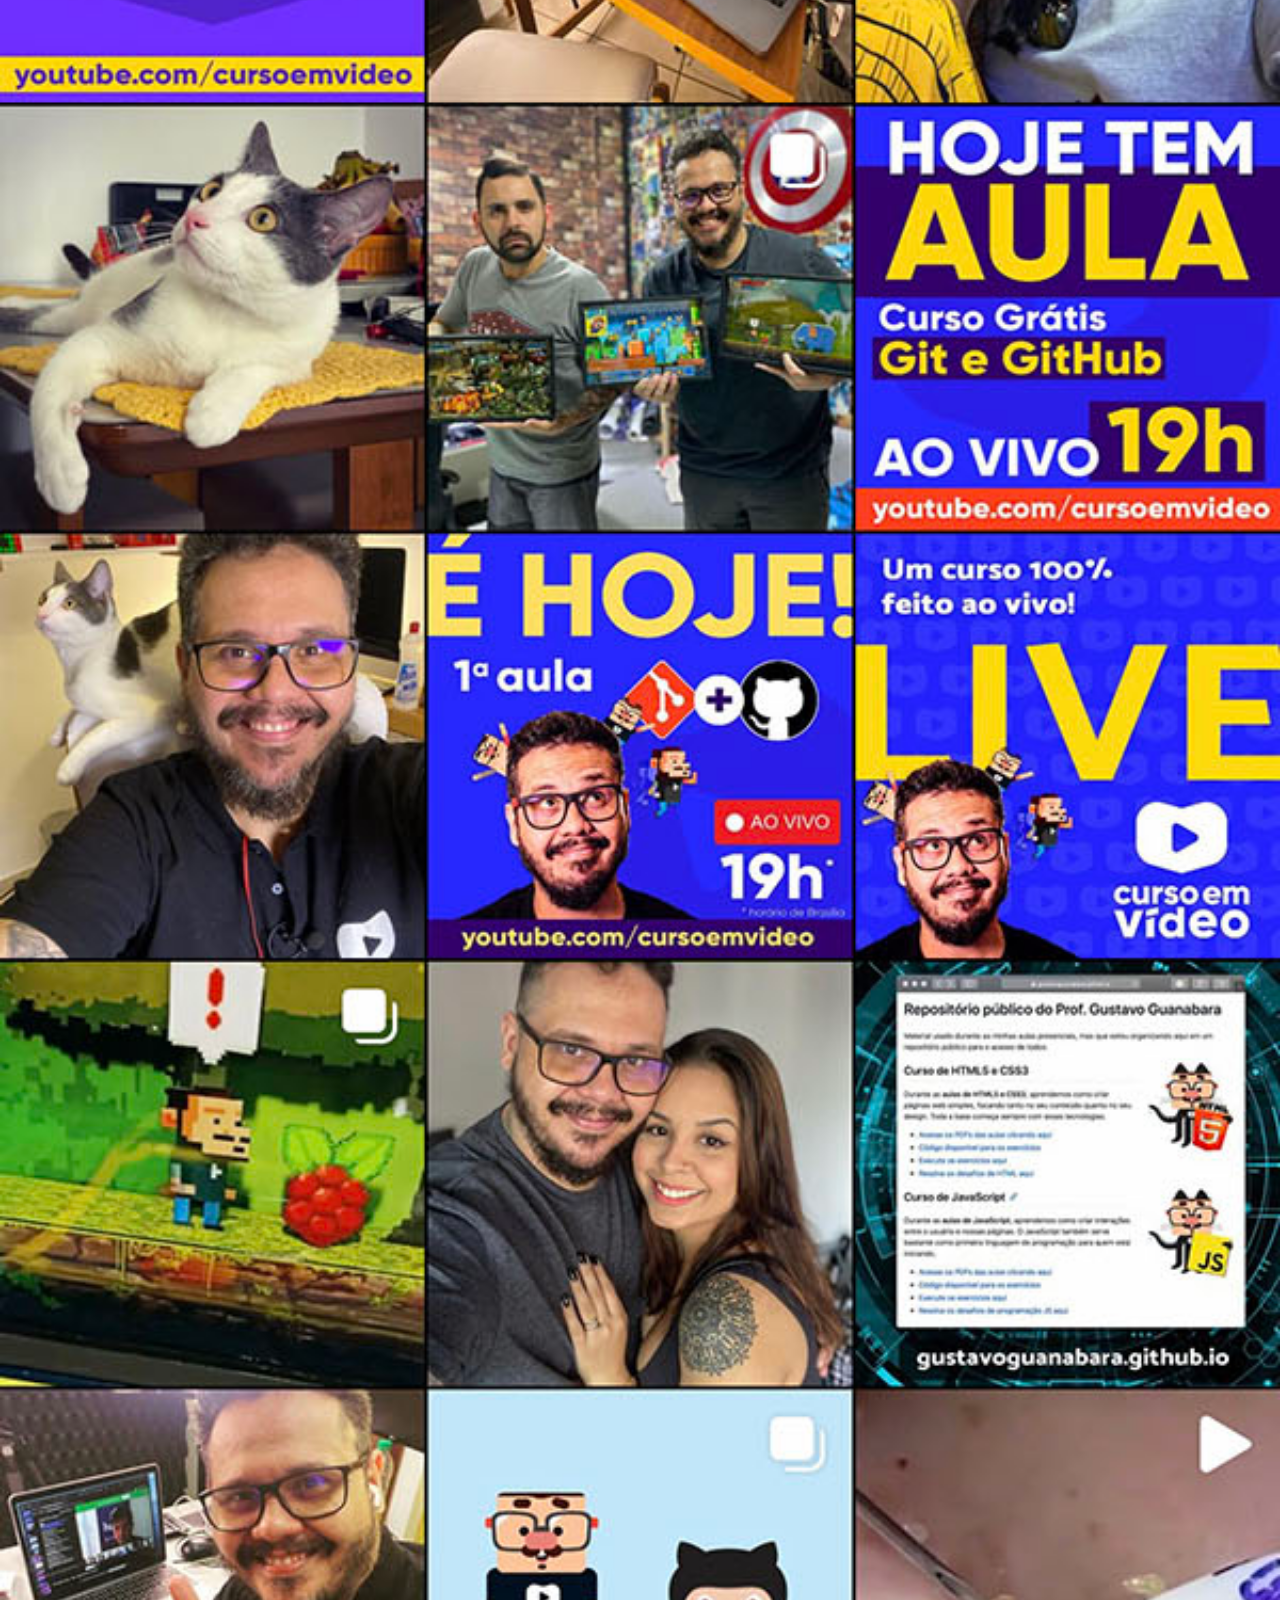
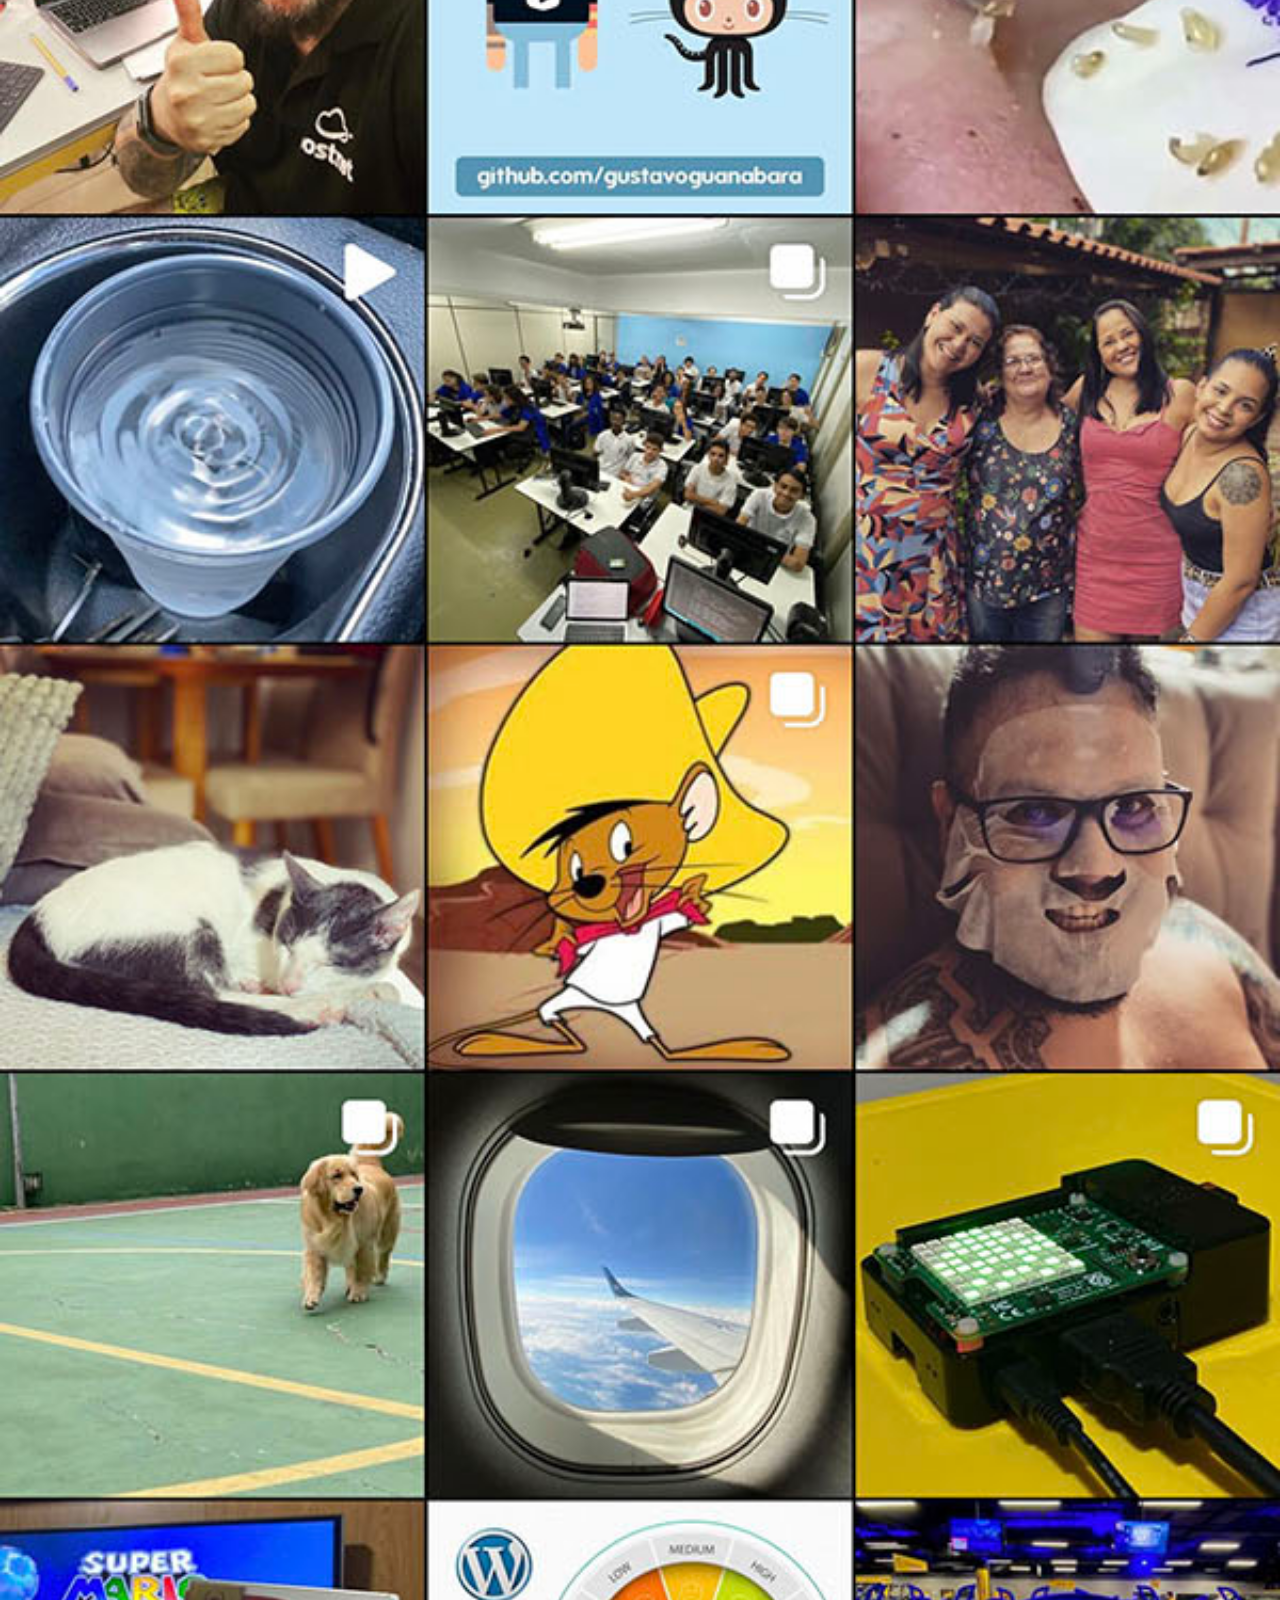
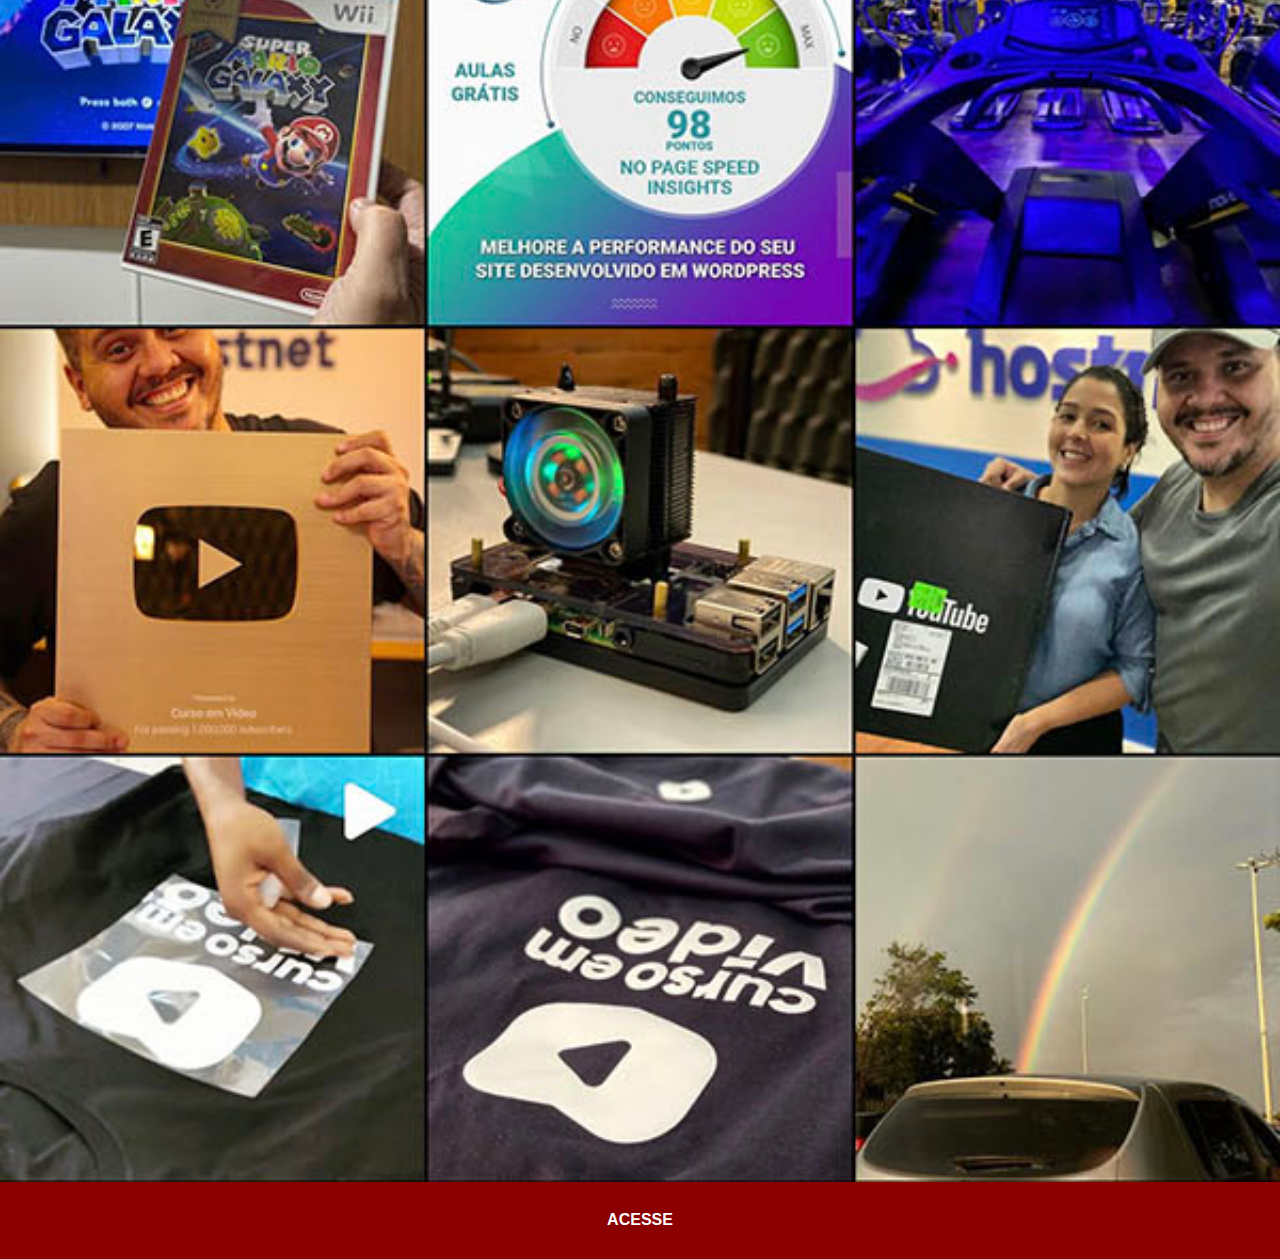
<file: instagram.html>
<!DOCTYPE html>
<html lang="pt-br">
<head>
    <meta charset="UTF-8">
    <meta name="viewport" content="width=device-width, initial-scale=1.0">
    <title>Document</title>
    <link rel="stylesheet" href="estilos/social.css">
</head>
<body>
    <img src="imagens/tela-instagram.jpg" alt="Instagram">
    <a href="https://www.instagram.com/gustavoguanabara" target="_blank">ACESSE</a>
</body>
</html>
</file>
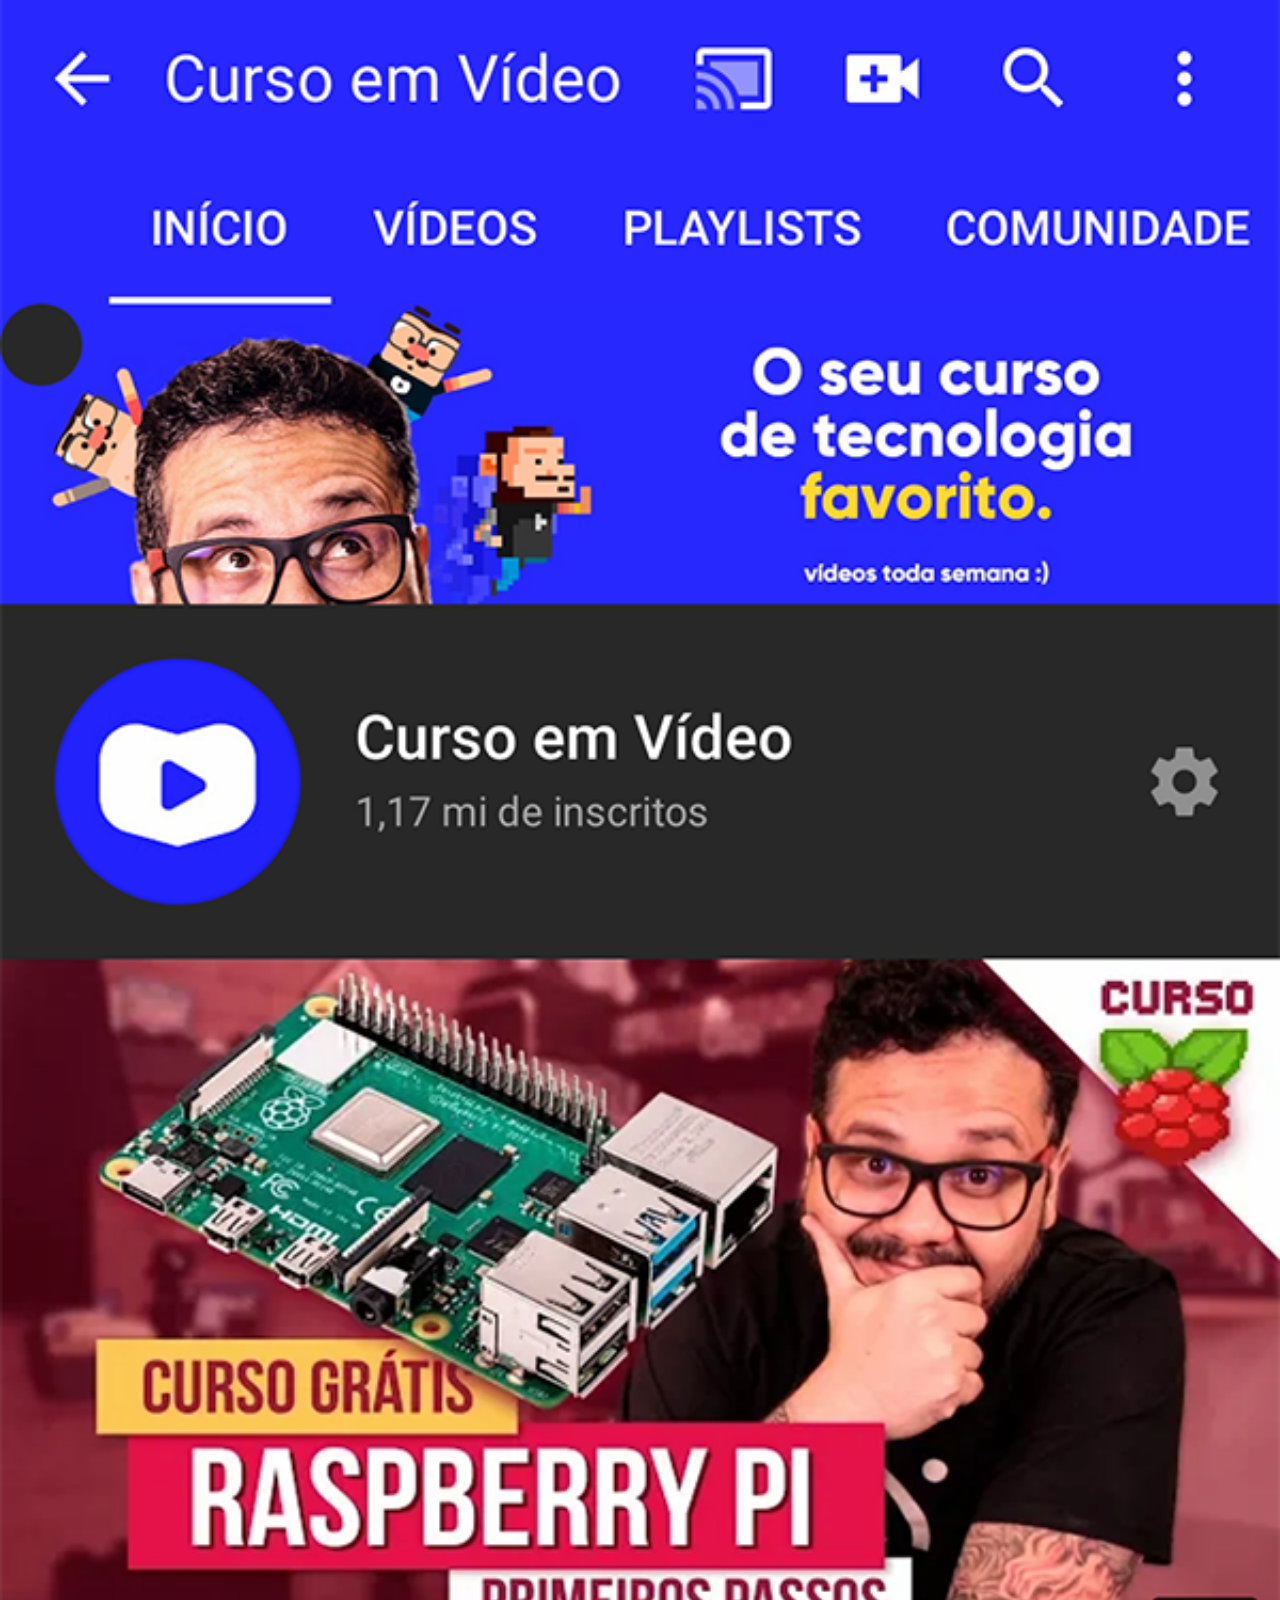
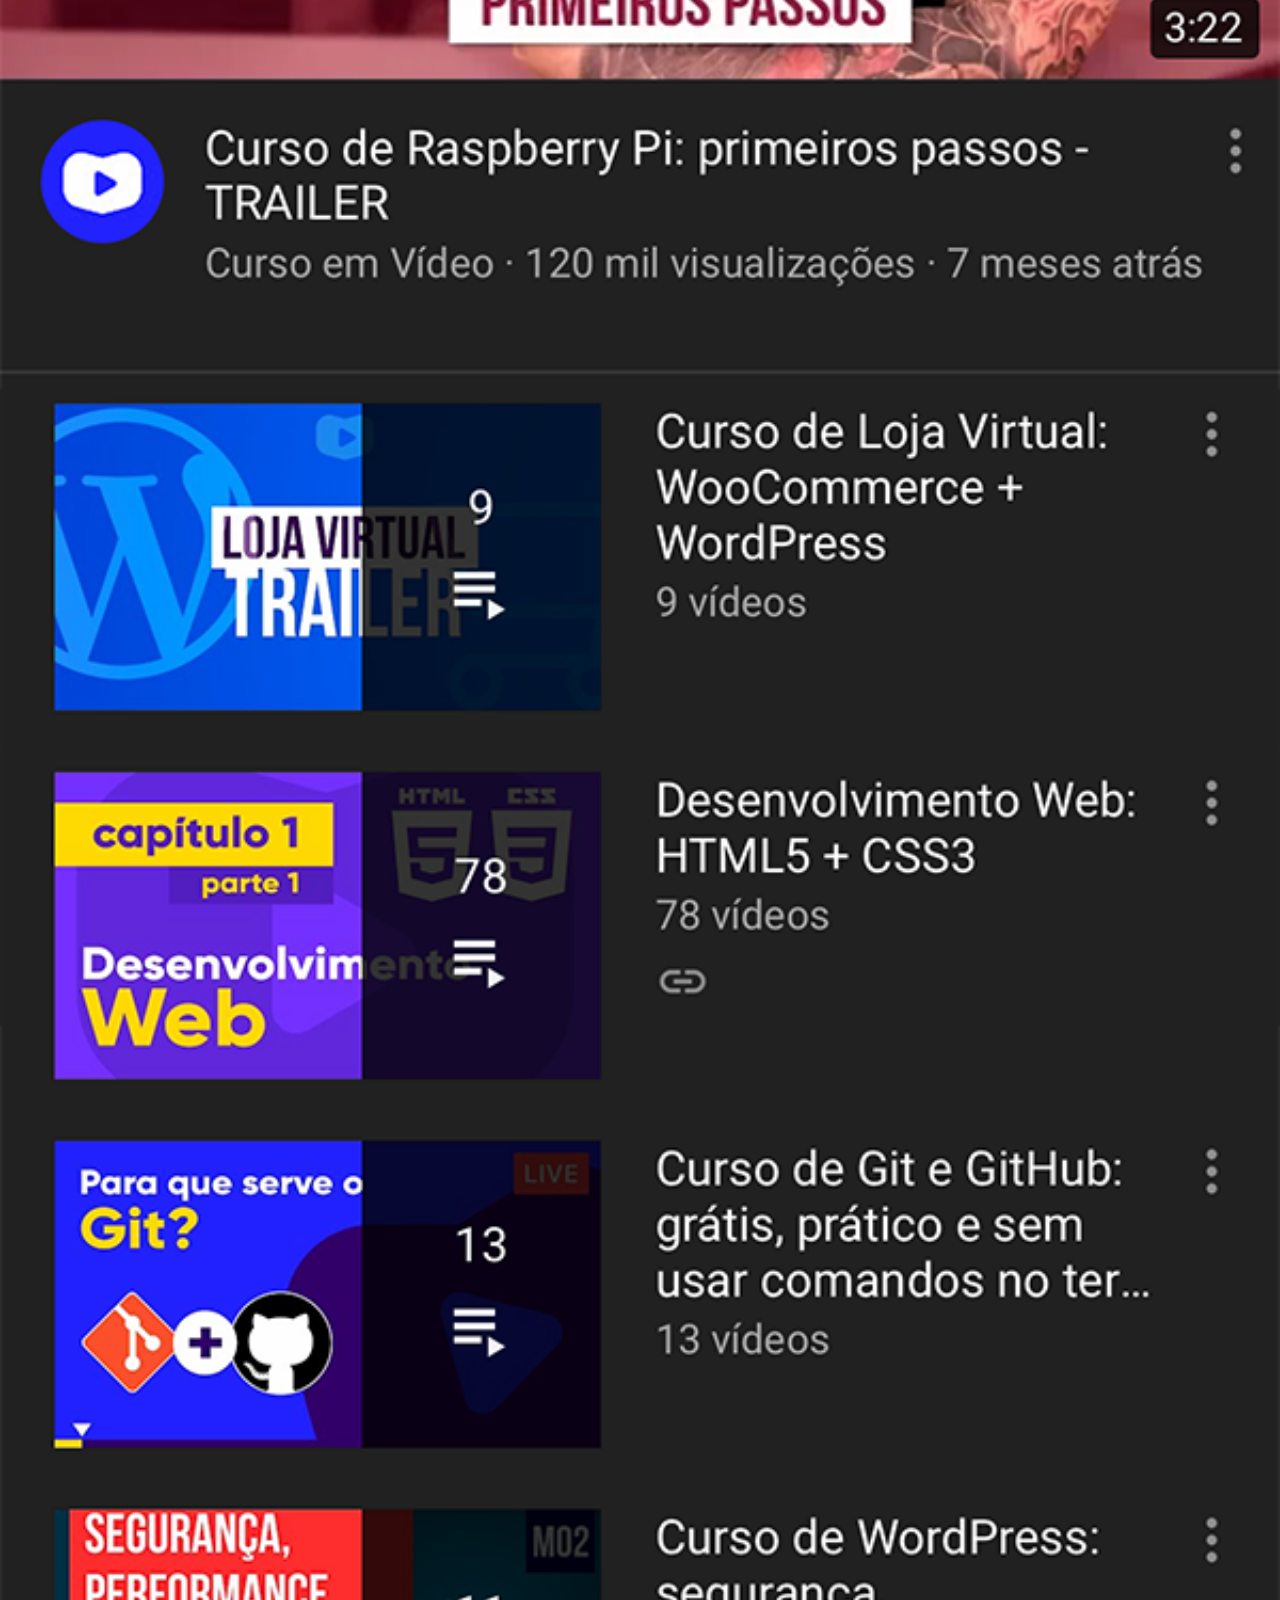
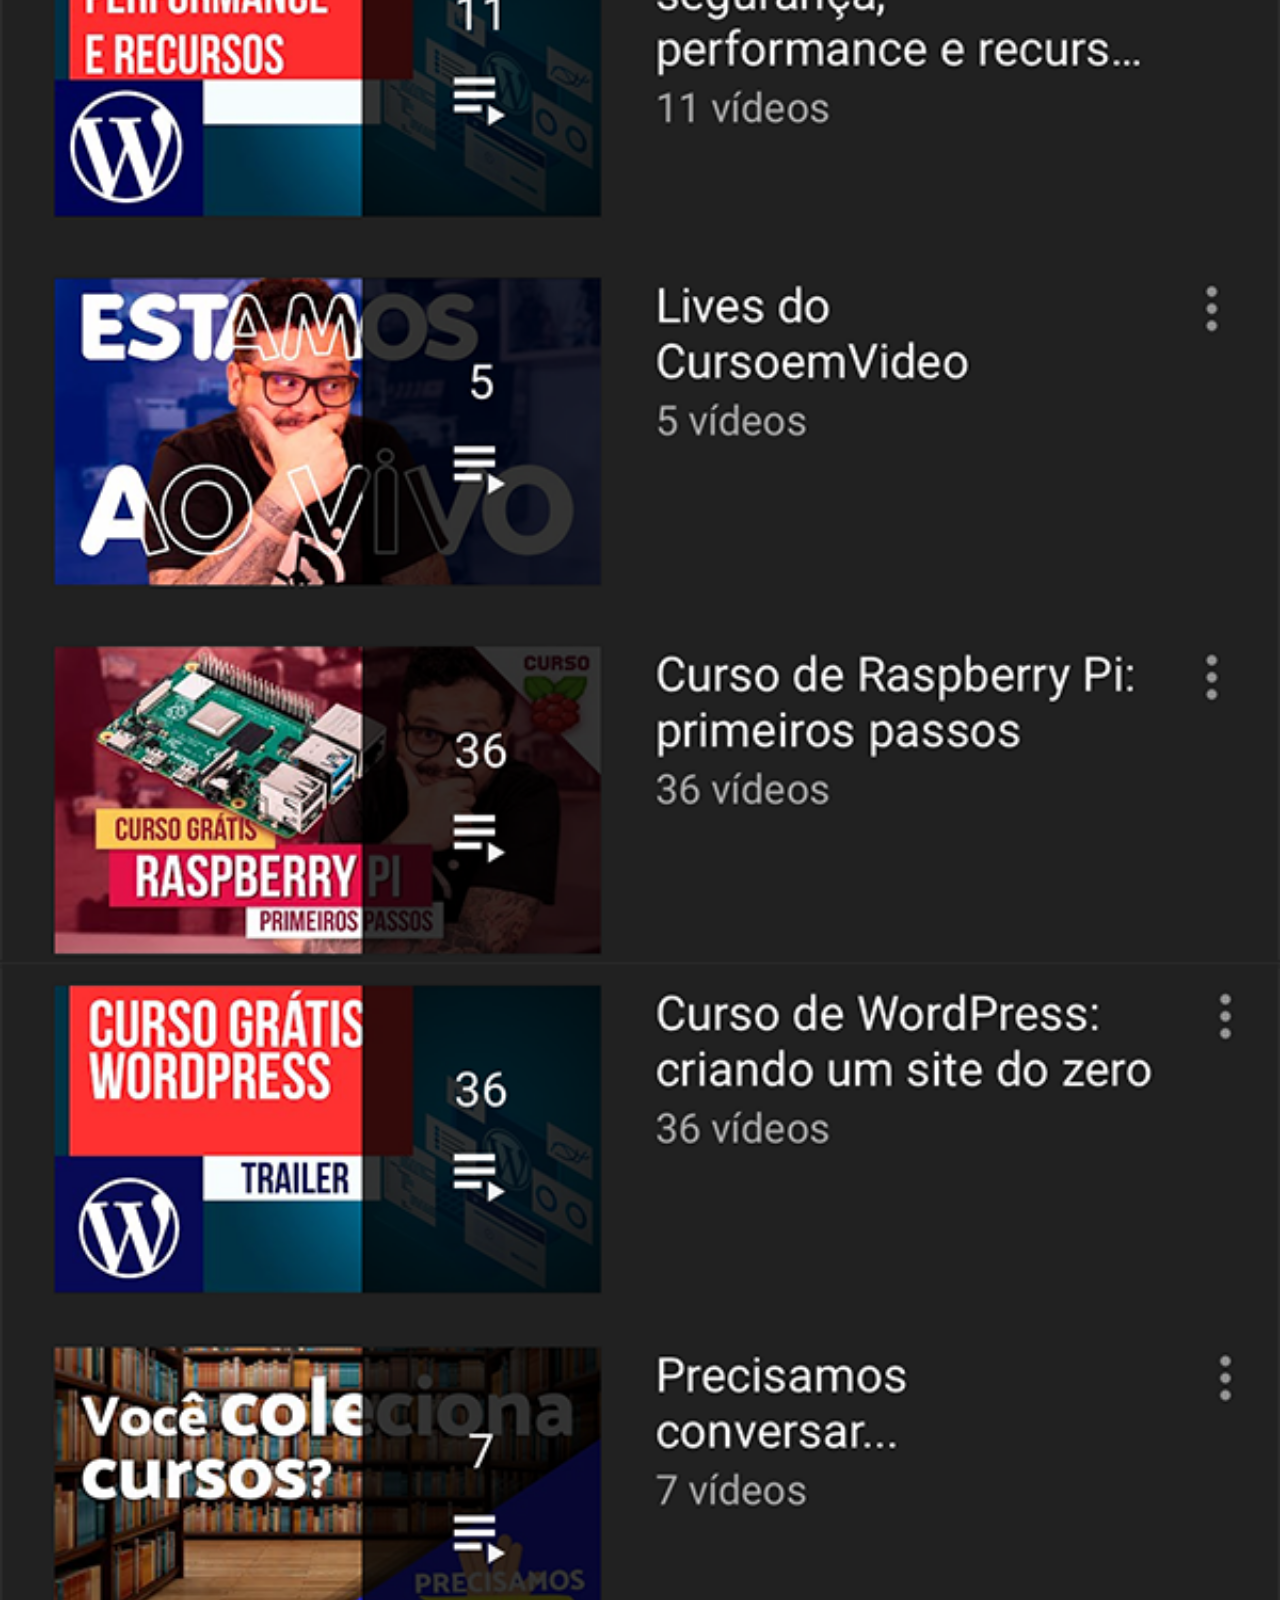
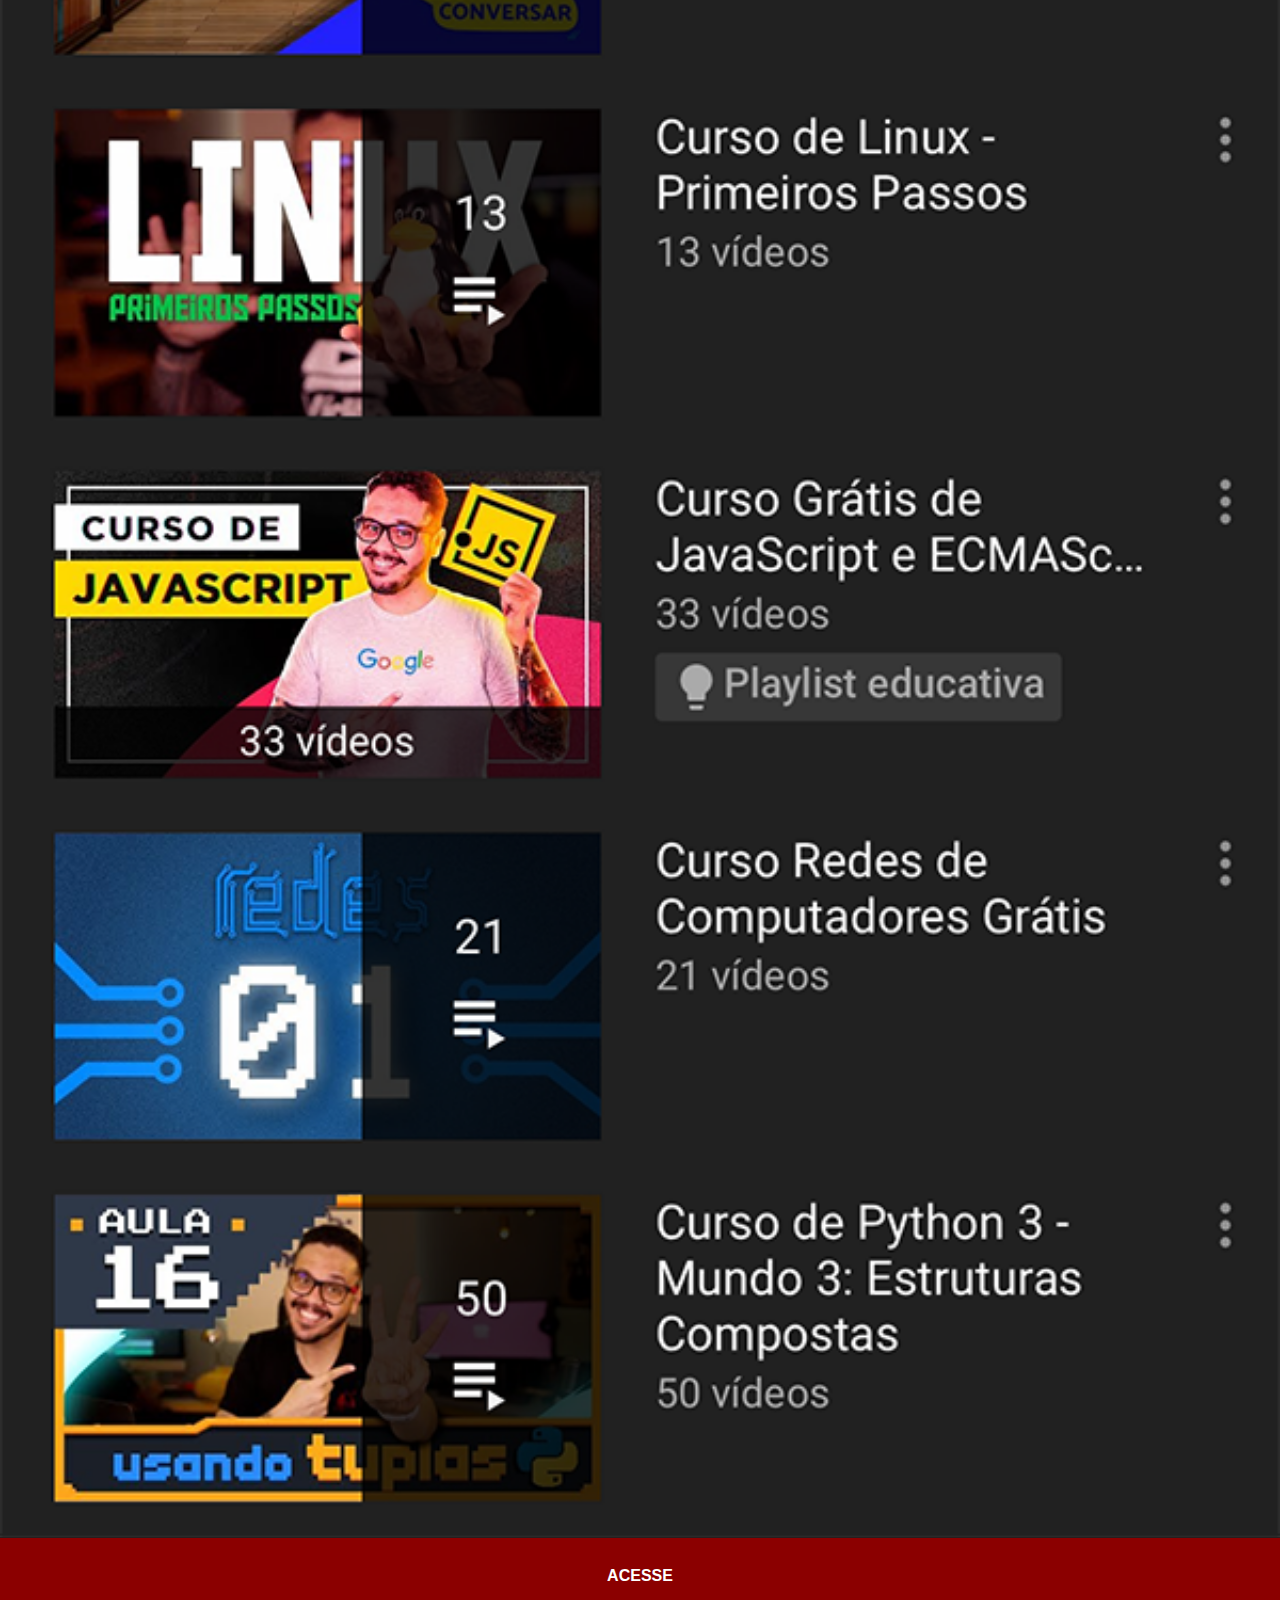
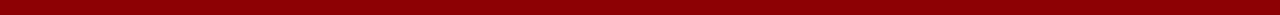
<file: youtube.html>
<!DOCTYPE html>
<html lang="pt-br">
<head>
    <meta charset="UTF-8">
    <meta name="viewport" content="width=device-width, initial-scale=1.0">
    <title>youtube</title>
    <link rel="stylesheet" href="estilos/social.css">
</head>
<body>
    <img src="imagens/tela-youtube.png" alt="youtube">
    <a href="https://www.youtube.com/cursoemvideo" target="_blank"> ACESSE </a>
</body>
</html>
</file>
<file: estilos/style.css>
@charset "UTF-8";

*{
    margin: 0px;
    padding: 0px;
    font-family: Arial, Helvetica, sans-serif;
}
html, body{
    height: 100%;
    width: 100%;
    background-color: black;
}
body{
    background: url('../imagens/fundo-madeira.jpg') no-repeat;
    background-size: cover;
    background-attachment: fixed;
}
main{
    position: relative;
    height: 100vh;
}
section#telefone{
    position:absolute;
    top: 50%;
    left: 50%;
    transform: translate(-50%, -50%);
    width: 311px;
    height: 627px; 
    background:  url('../imagens/frame-iphone.png') no-repeat;   

}
</file>
<file: estilos/social.css>
@charset "UTF-8";
        *{  
        margin: 0px;
            padding: 0px;
            font-family: Arial, Helvetica, sans-serif;
        }
       ::-webkit-scrollbar{
            width: 0px;
            height: 0px;
        }
        img{
            width: 100vw;
        }
        a{
            display: block;
            background-color: darkred;
            color: white;
            padding: 30px;
            text-align: center;
            font-weight: bolder;
            text-decoration: none;
            margin-top: -5px;
        }
        a:hover{
            background-color: red;
        }
</file>
